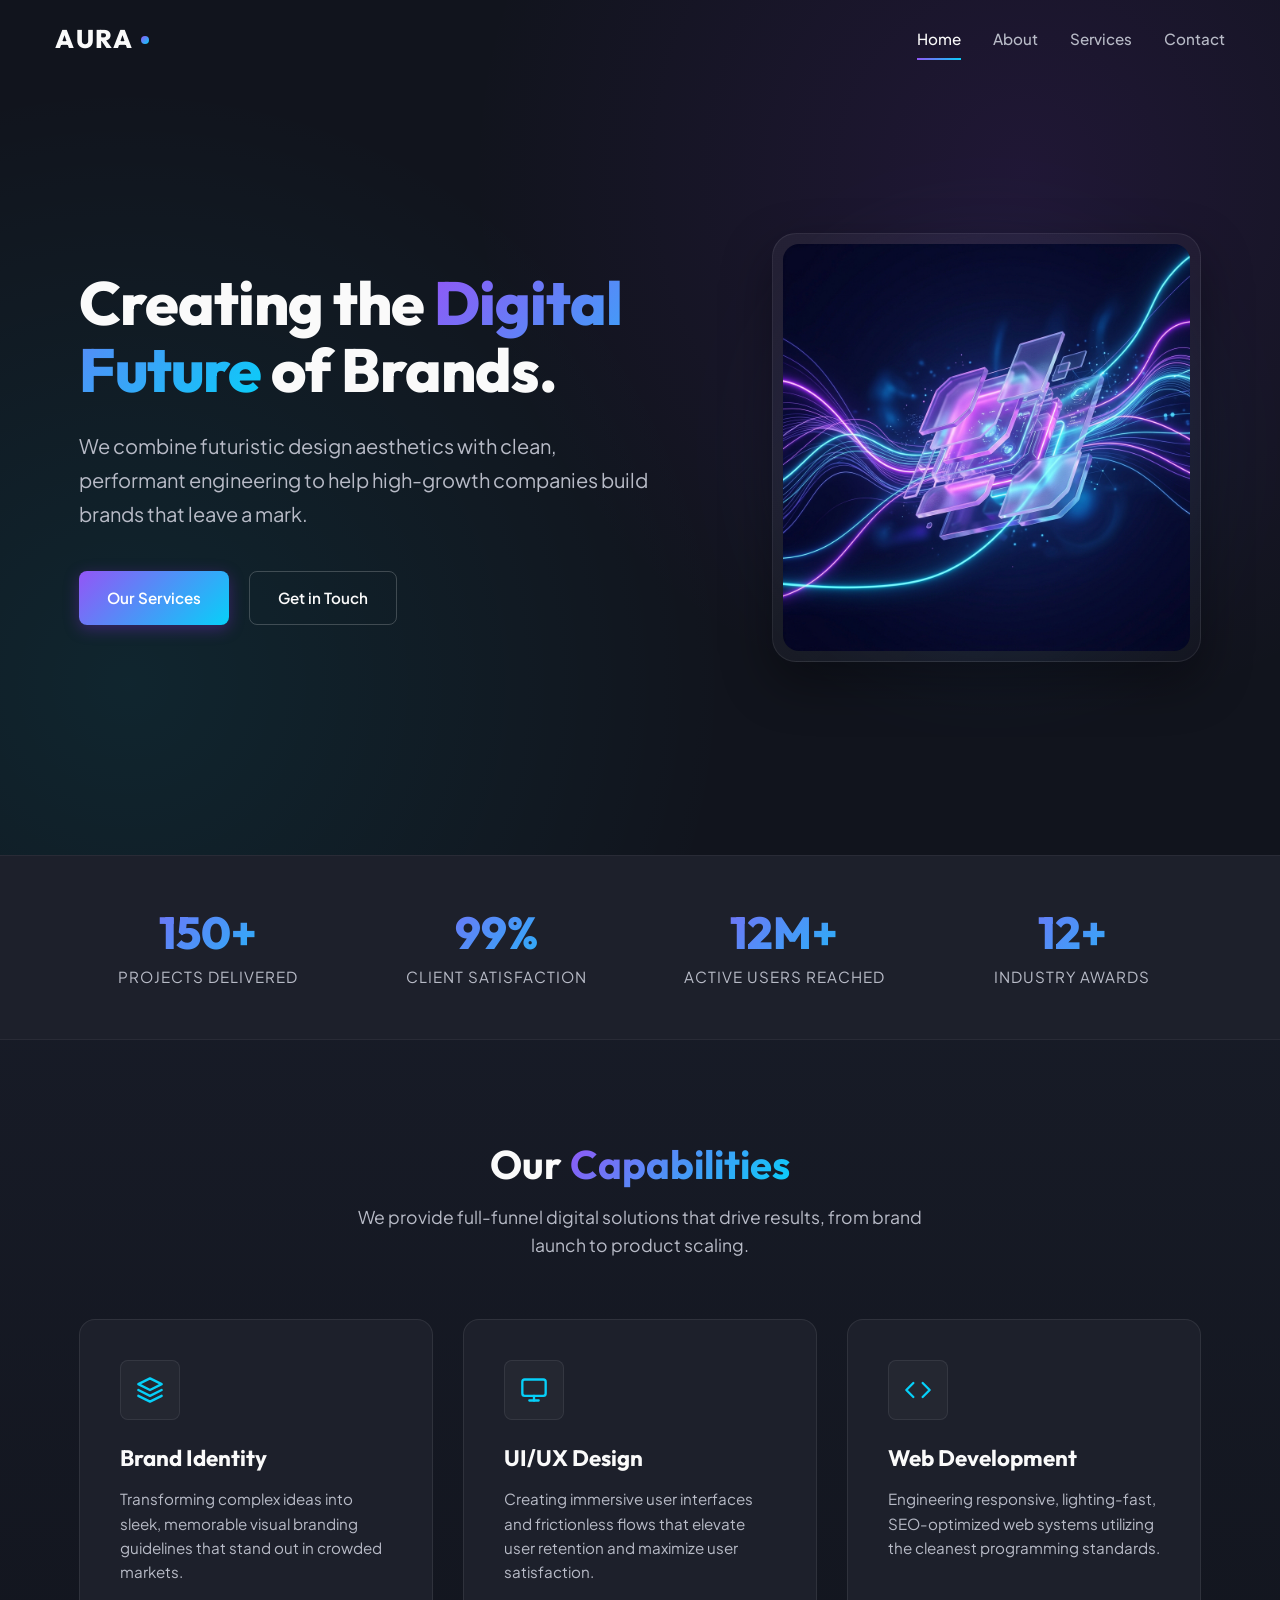
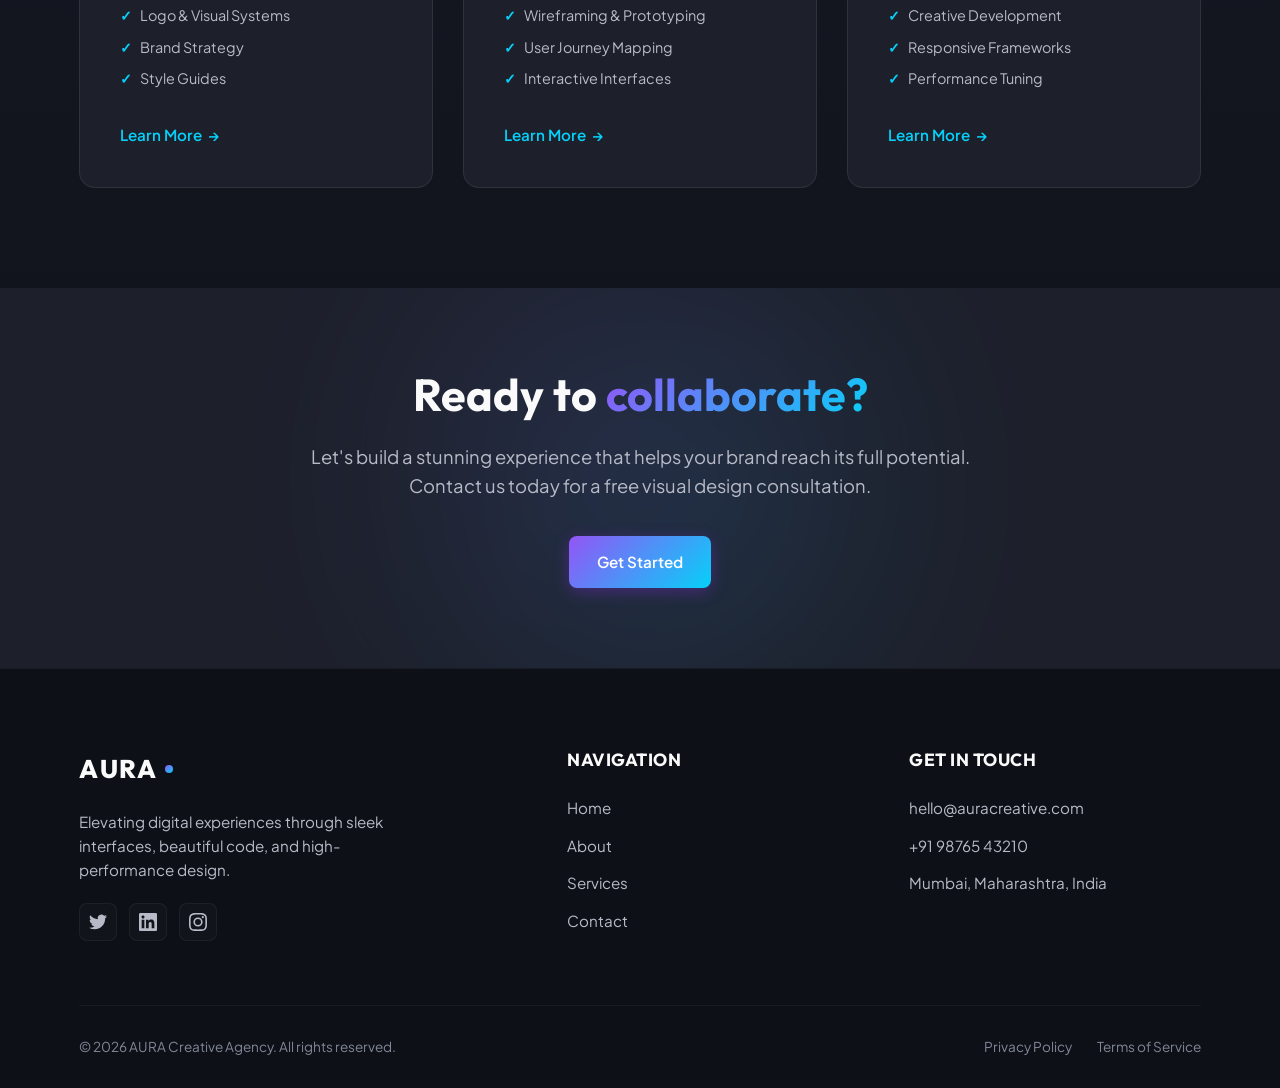
<file: index.html>
<!DOCTYPE html>
<html lang="en">
<head>
  <meta charset="UTF-8">
  <meta name="viewport" content="width=device-width, initial-scale=1.0">
  <meta name="description" content="AURA is a professional digital creative agency crafting premium brand identities, immersive web design, and cutting-edge digital products.">
  <title>AURA // Digital Creative Agency</title>
  
  
  <link rel="stylesheet" href="style.css">
</head>
<body>

  
  <header>
    <div class="container">
      <a href="index.html" class="logo">
        AURA<span class="dot"></span>
      </a>
      
      
      <nav class="nav-menu">
        <a href="index.html" class="nav-link">Home</a>
        <a href="about.html" class="nav-link">About</a>
        <a href="services.html" class="nav-link">Services</a>
        <a href="contact.html" class="nav-link">Contact</a>
      </nav>

      
      <div class="nav-toggle" id="navToggle" aria-label="Toggle Navigation">
        <span></span>
        <span></span>
        <span></span>
      </div>
    </div>
  </header>

  <main>
    
    <section class="hero">
      <div class="container">
        <div class="hero-grid">
          
          <div class="hero-content reveal">
            <h1 class="reveal-delay-1">Creating the <span class="text-gradient">Digital Future</span> of Brands.</h1>
            <p class="reveal-delay-2">We combine futuristic design aesthetics with clean, performant engineering to help high-growth companies build brands that leave a mark.</p>
            <div class="hero-actions reveal-delay-3">
              <a href="services.html" class="btn btn-primary"><span>Our Services</span></a>
              <a href="contact.html" class="btn btn-secondary">Get in Touch</a>
            </div>
          </div>
          
          <div class="hero-visual reveal reveal-delay-2">
            <div class="glow-orb"></div>
            <div class="hero-visual-wrapper">
              
              <img src="hero-visual.png" alt="AURA Digital Futuristic Graphic" width="550" height="400">
            </div>
          </div>
        </div>
      </div>
    </section>

    
    <section class="stats-bar">
      <div class="container">
        <div class="stats-grid">
          <div class="stat-item reveal">
            <h3 class="text-gradient">150+</h3>
            <p>Projects Delivered</p>
          </div>
          <div class="stat-item reveal reveal-delay-1">
            <h3 class="text-gradient">99%</h3>
            <p>Client Satisfaction</p>
          </div>
          <div class="stat-item reveal reveal-delay-2">
            <h3 class="text-gradient">12M+</h3>
            <p>Active Users Reached</p>
          </div>
          <div class="stat-item reveal reveal-delay-3">
            <h3 class="text-gradient">12+</h3>
            <p>Industry Awards</p>
          </div>
        </div>
      </div>
    </section>

    
    <section class="services-section section-padding">
      <div class="container">
        <div class="section-header reveal">
          <h2>Our <span class="text-gradient">Capabilities</span></h2>
          <p>We provide full-funnel digital solutions that drive results, from brand launch to product scaling.</p>
        </div>
        
        <div class="services-grid">
          
          <div class="service-card reveal">
            <div class="service-icon">
              
              <svg xmlns="http://www.w3.org/2000/svg" viewBox="0 0 24 24" fill="none" stroke="currentColor" stroke-width="2" stroke-linecap="round" stroke-linejoin="round">
                <path d="M12 2L2 7l10 5 10-5-10-5zM2 17l10 5 10-5M2 12l10 5 10-5"/>
              </svg>
            </div>
            <h3>Brand Identity</h3>
            <p>Transforming complex ideas into sleek, memorable visual branding guidelines that stand out in crowded markets.</p>
            <ul class="service-bullets">
              <li>Logo & Visual Systems</li>
              <li>Brand Strategy</li>
              <li>Style Guides</li>
            </ul>
            <a href="services.html" class="service-link">Learn More <span>→</span></a>
          </div>

          
          <div class="service-card reveal reveal-delay-1">
            <div class="service-icon">
              
              <svg xmlns="http://www.w3.org/2000/svg" viewBox="0 0 24 24" fill="none" stroke="currentColor" stroke-width="2" stroke-linecap="round" stroke-linejoin="round">
                <rect x="2" y="3" width="20" height="14" rx="2" ry="2"/>
                <line x1="8" y1="21" x2="16" y2="21"/>
                <line x1="12" y1="17" x2="12" y2="21"/>
              </svg>
            </div>
            <h3>UI/UX Design</h3>
            <p>Creating immersive user interfaces and frictionless flows that elevate user retention and maximize user satisfaction.</p>
            <ul class="service-bullets">
              <li>Wireframing & Prototyping</li>
              <li>User Journey Mapping</li>
              <li>Interactive Interfaces</li>
            </ul>
            <a href="services.html" class="service-link">Learn More <span>→</span></a>
          </div>

          
          <div class="service-card reveal reveal-delay-2">
            <div class="service-icon">
              
              <svg xmlns="http://www.w3.org/2000/svg" viewBox="0 0 24 24" fill="none" stroke="currentColor" stroke-width="2" stroke-linecap="round" stroke-linejoin="round">
                <polyline points="16 18 22 12 16 6"/>
                <polyline points="8 6 2 12 8 18"/>
              </svg>
            </div>
            <h3>Web Development</h3>
            <p>Engineering responsive, lighting-fast, SEO-optimized web systems utilizing the cleanest programming standards.</p>
            <ul class="service-bullets">
              <li>Creative Development</li>
              <li>Responsive Frameworks</li>
              <li>Performance Tuning</li>
            </ul>
            <a href="services.html" class="service-link">Learn More <span>→</span></a>
          </div>
        </div>
      </div>
    </section>

    
    <section class="cta-section">
      <div class="container">
        <div class="cta-content reveal">
          <h2>Ready to <span class="text-gradient">collaborate?</span></h2>
          <p>Let's build a stunning experience that helps your brand reach its full potential. Contact us today for a free visual design consultation.</p>
          <a href="contact.html" class="btn btn-primary"><span>Get Started</span></a>
        </div>
      </div>
    </section>
  </main>

  
  <footer>
    <div class="container">
      <div class="footer-grid">
        
        <div class="footer-info">
          <a href="index.html" class="logo">
            AURA<span class="dot"></span>
          </a>
          <p>Elevating digital experiences through sleek interfaces, beautiful code, and high-performance design.</p>
          <div class="footer-socials">
            
            <a href="#" class="footer-social-icon" aria-label="Twitter">
              <svg viewBox="0 0 24 24"><path d="M23.953 4.57a10 10 0 01-2.825.775 4.958 4.958 0 002.163-2.723c-.951.555-2.005.959-3.127 1.184a4.92 4.92 0 00-8.384 4.482C7.69 8.095 4.067 6.13 1.64 3.162a4.822 4.822 0 00-.666 2.475c0 1.71.87 3.213 2.188 4.096a4.904 4.904 0 01-2.228-.616v.06a4.923 4.923 0 003.946 4.827 4.996 4.996 0 01-2.212.085 4.936 4.936 0 004.604 3.417 9.867 9.867 0 01-6.102 2.105c-.39 0-.779-.023-1.17-.067a13.995 13.995 0 007.557 2.209c9.053 0 13.998-7.496 13.998-13.985 0-.21 0-.42-.015-.63A9.935 9.935 0 0024 4.59z"/></svg>
            </a>
            
            <a href="#" class="footer-social-icon" aria-label="LinkedIn">
              <svg viewBox="0 0 24 24"><path d="M20.447 20.452h-3.554v-5.569c0-1.328-.027-3.037-1.852-3.037-1.853 0-2.136 1.445-2.136 2.939v5.667H9.351V9h3.414v1.561h.046c.477-.9 1.637-1.85 3.37-1.85 3.601 0 4.267 2.37 4.267 5.455v6.286zM5.337 7.433c-1.144 0-2.063-.926-2.063-2.065 0-1.138.92-2.063 2.063-2.063 1.14 0 2.064.925 2.064 2.063 0 1.139-.925 2.065-2.064 2.065zm1.782 13.019H3.555V9h3.564v11.452zM22.225 0H1.771C.792 0 0 .774 0 1.729v20.542C0 23.227.792 24 1.771 24h20.451C23.2 24 24 23.227 24 22.271V1.729C24 .774 23.2 0 22.222 0h.003z"/></svg>
            </a>
            
            <a href="#" class="footer-social-icon" aria-label="Instagram">
              <svg viewBox="0 0 24 24"><path d="M12 2.163c3.204 0 3.584.012 4.85.07 3.252.148 4.771 1.691 4.919 4.919.058 1.265.069 1.645.069 4.849 0 3.205-.012 3.584-.069 4.849-.149 3.225-1.664 4.771-4.919 4.919-1.266.058-1.644.07-4.85.07-3.204 0-3.584-.012-4.849-.07-3.26-.149-4.771-1.699-4.919-4.92-.058-1.265-.07-1.644-.07-4.849 0-3.204.013-3.583.07-4.849.149-3.227 1.664-4.771 4.919-4.919 1.266-.057 1.645-.069 4.849-.069zM12 0C8.741 0 8.333.014 7.053.072 2.695.272.273 2.69.073 7.051.014 8.333 0 8.741 0 12c0 3.259.014 3.668.072 4.948.2 4.358 2.618 6.78 6.98 6.98 1.281.058 1.689.072 4.948.072 3.259 0 3.668-.014 4.948-.072 4.354-.2 6.782-2.618 6.979-6.98.059-1.28.073-1.689.073-4.948 0-3.259-.014-3.667-.072-4.947-.196-4.354-2.617-6.78-6.979-6.98C15.668.014 15.259 0 12 0zm0 5.838a6.162 6.162 0 100 12.324 6.162 6.162 0 000-12.324zM12 16a4 4 0 110-8 4 4 0 010 8zm6.406-11.845a1.44 1.44 0 100 2.881 1.44 1.44 0 000-2.881z"/></svg>
            </a>
          </div>
        </div>
        
        
        <div class="footer-links-col">
          <h4>Navigation</h4>
          <ul class="footer-links-list">
            <li><a href="index.html">Home</a></li>
            <li><a href="about.html">About</a></li>
            <li><a href="services.html">Services</a></li>
            <li><a href="contact.html">Contact</a></li>
          </ul>
        </div>
        
        
        <div class="footer-links-col">
          <h4>Get in Touch</h4>
          <ul class="footer-links-list">
            <li><a href="mailto:hello@auracreative.com">hello@auracreative.com</a></li>
            <li><a href="tel:+919876543210">+91 98765 43210</a></li>
            <li><span style="color: var(--text-secondary); font-size: 0.95rem;">Mumbai, Maharashtra, India</span></li>
          </ul>
        </div>
      </div>
      
      
      <div class="footer-bottom">
        <p>&copy; 2026 AURA Creative Agency. All rights reserved.</p>
        <div class="footer-bottom-links">
          <a href="#">Privacy Policy</a>
          <a href="#">Terms of Service</a>
        </div>
      </div>
    </div>
  </footer>

  
  <script src="script.js"></script>
</body>
</html>
</file>
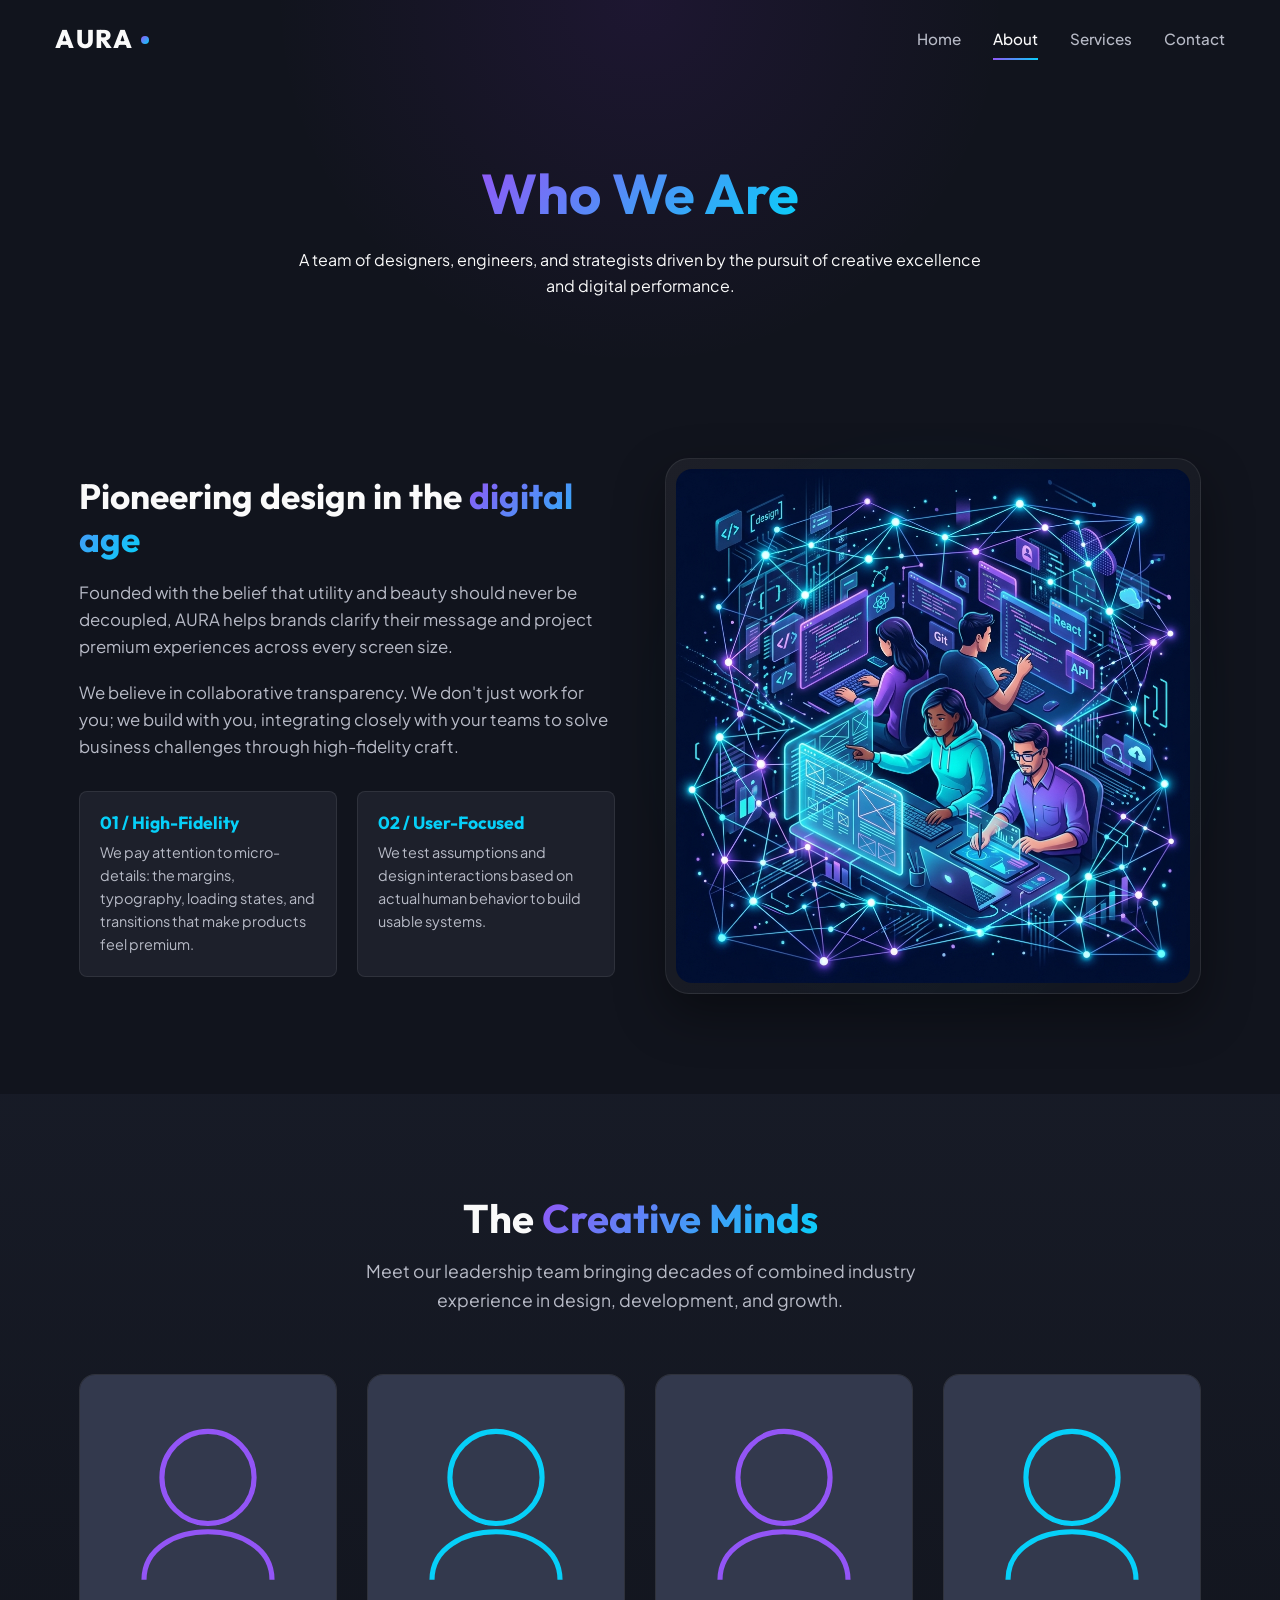
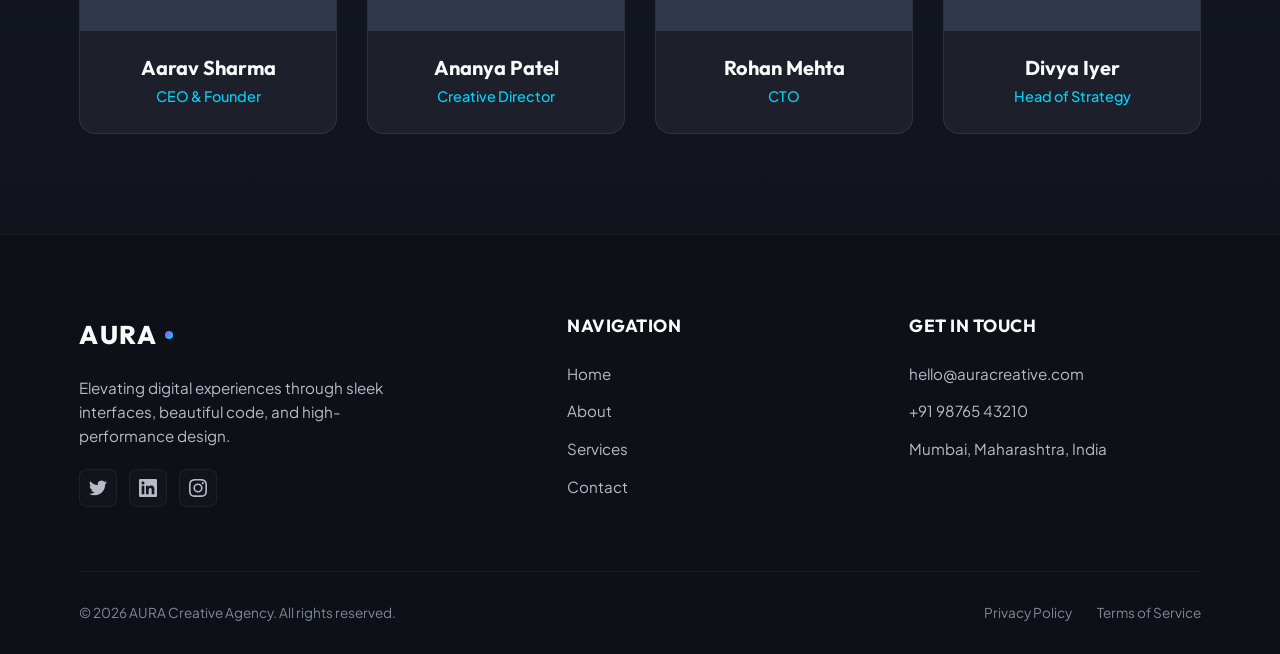
<file: about.html>
<!DOCTYPE html>
<html lang="en">
<head>
  <meta charset="UTF-8">
  <meta name="viewport" content="width=device-width, initial-scale=1.0">
  <meta name="description" content="Learn more about AURA Creative Agency, our values, our collaborative workflow, and the creative team behind our digital innovations.">
  <title>About Us // AURA Creative Agency</title>
  
  
  <link rel="stylesheet" href="style.css">
</head>
<body>

  
  <header>
    <div class="container">
      <a href="index.html" class="logo">
        AURA<span class="dot"></span>
      </a>
      
      
      <nav class="nav-menu">
        <a href="index.html" class="nav-link">Home</a>
        <a href="about.html" class="nav-link">About</a>
        <a href="services.html" class="nav-link">Services</a>
        <a href="contact.html" class="nav-link">Contact</a>
      </nav>

      
      <div class="nav-toggle" id="navToggle" aria-label="Toggle Navigation">
        <span></span>
        <span></span>
        <span></span>
      </div>
    </div>
  </header>

  <main>
    
    <section class="about-hero">
      <div class="container">
        <h1 class="reveal"><span class="text-gradient">Who We Are</span></h1>
        <p class="section-header p reveal reveal-delay-1" style="max-width: 700px; margin: 0 auto;">A team of designers, engineers, and strategists driven by the pursuit of creative excellence and digital performance.</p>
      </div>
    </section>

    
    <section class="section-padding" style="background: var(--bg-primary);">
      <div class="container">
        <div class="about-intro-grid">
          
          <div class="about-intro-text reveal">
            <h2>Pioneering design in the <span class="text-gradient">digital age</span></h2>
            <p>Founded with the belief that utility and beauty should never be decoupled, AURA helps brands clarify their message and project premium experiences across every screen size.</p>
            <p>We believe in collaborative transparency. We don't just work for you; we build with you, integrating closely with your teams to solve business challenges through high-fidelity craft.</p>
            
            
            <div class="about-values">
              <div class="value-item">
                <h4>01 / High-Fidelity</h4>
                <p>We pay attention to micro-details: the margins, typography, loading states, and transitions that make products feel premium.</p>
              </div>
              <div class="value-item">
                <h4>02 / User-Focused</h4>
                <p>We test assumptions and design interactions based on actual human behavior to build usable systems.</p>
              </div>
            </div>
          </div>
          
          
          <div class="hero-visual reveal reveal-delay-2">
            <div class="glow-orb" style="background: var(--color-accent-cyan);"></div>
            <div class="hero-visual-wrapper">
              
              <img src="about-visual.png" alt="AURA Collaborative Network Graphic" width="550" height="400">
            </div>
          </div>
        </div>
      </div>
    </section>

    
    <section class="team-section section-padding">
      <div class="container">
        <div class="section-header reveal">
          <h2>The <span class="text-gradient">Creative Minds</span></h2>
          <p>Meet our leadership team bringing decades of combined industry experience in design, development, and growth.</p>
        </div>
        
        <div class="team-grid">
          
          <div class="team-card reveal">
            <div class="team-img-wrapper">
              
              <svg width="300" height="300" style="background: hsl(225, 20%, 25%); color: var(--color-accent-violet);" viewBox="0 0 100 100">
                <circle cx="50" cy="40" r="18" fill="none" stroke="currentColor" stroke-width="2"/>
                <path d="M25 80 C 25 55, 75 55, 75 80" fill="none" stroke="currentColor" stroke-width="2"/>
              </svg>
              <div class="team-socials">
                <a href="#" class="team-social-icon" aria-label="LinkedIn">
                  <svg width="14" height="14" viewBox="0 0 24 24"><path d="M19 0h-14c-2.761 0-5 2.239-5 5v14c0 2.761 2.239 5 5 5h14c2.762 0 5-2.239 5-5v-14c0-2.761-2.238-5-5-5zm-11 19h-3v-11h3v11zm-1.5-12.268c-.966 0-1.75-.79-1.75-1.764s.784-1.764 1.75-1.764 1.75.79 1.75 1.764-.783 1.764-1.75 1.764zm13.5 12.268h-3v-5.604c0-3.368-4-3.113-4 0v5.604h-3v-11h3v1.765c1.396-2.586 7-2.777 7 2.476v6.759z"/></svg>
                </a>
                <a href="#" class="team-social-icon" aria-label="Twitter">
                  <svg width="14" height="14" viewBox="0 0 24 24"><path d="M24 4.557c-.883.392-1.832.656-2.828.775 1.017-.609 1.798-1.574 2.165-2.724-.951.564-2.005.974-3.127 1.195-.897-.957-2.178-1.555-3.594-1.555-3.179 0-5.515 2.966-4.797 6.045-4.091-.205-7.719-2.165-10.148-5.144-1.29 2.213-.669 5.108 1.523 6.574-.806-.026-1.566-.247-2.229-.616-.054 2.281 1.581 4.415 3.949 4.89-.693.188-1.452.232-2.224.084.626 1.956 2.444 3.379 4.6 3.419-2.07 1.623-4.678 2.348-7.29 2.04 2.179 1.397 4.768 2.212 7.548 2.212 9.142 0 14.307-7.721 13.995-14.646.962-.695 1.797-1.562 2.457-2.549z"/></svg>
                </a>
              </div>
            </div>
            <div class="team-info">
              <h3>Aarav Sharma</h3>
              <p>CEO & Founder</p>
            </div>
          </div>
          
          
          <div class="team-card reveal reveal-delay-1">
            <div class="team-img-wrapper">
              <svg width="300" height="300" style="background: hsl(225, 20%, 25%); color: var(--color-accent-cyan);" viewBox="0 0 100 100">
                <circle cx="50" cy="40" r="18" fill="none" stroke="currentColor" stroke-width="2"/>
                <path d="M25 80 C 25 55, 75 55, 75 80" fill="none" stroke="currentColor" stroke-width="2"/>
              </svg>
              <div class="team-socials">
                <a href="#" class="team-social-icon" aria-label="LinkedIn">
                  <svg width="14" height="14" viewBox="0 0 24 24"><path d="M19 0h-14c-2.761 0-5 2.239-5 5v14c0 2.761 2.239 5 5 5h14c2.762 0 5-2.239 5-5v-14c0-2.761-2.238-5-5-5zm-11 19h-3v-11h3v11zm-1.5-12.268c-.966 0-1.75-.79-1.75-1.764s.784-1.764 1.75-1.764 1.75.79 1.75 1.764-.783 1.764-1.75 1.764zm13.5 12.268h-3v-5.604c0-3.368-4-3.113-4 0v5.604h-3v-11h3v1.765c1.396-2.586 7-2.777 7 2.476v6.759z"/></svg>
                </a>
                <a href="#" class="team-social-icon" aria-label="Twitter">
                  <svg width="14" height="14" viewBox="0 0 24 24"><path d="M24 4.557c-.883.392-1.832.656-2.828.775 1.017-.609 1.798-1.574 2.165-2.724-.951.564-2.005.974-3.127 1.195-.897-.957-2.178-1.555-3.594-1.555-3.179 0-5.515 2.966-4.797 6.045-4.091-.205-7.719-2.165-10.148-5.144-1.29 2.213-.669 5.108 1.523 6.574-.806-.026-1.566-.247-2.229-.616-.054 2.281 1.581 4.415 3.949 4.89-.693.188-1.452.232-2.224.084.626 1.956 2.444 3.379 4.6 3.419-2.07 1.623-4.678 2.348-7.29 2.04 2.179 1.397 4.768 2.212 7.548 2.212 9.142 0 14.307-7.721 13.995-14.646.962-.695 1.797-1.562 2.457-2.549z"/></svg>
                </a>
              </div>
            </div>
            <div class="team-info">
              <h3>Ananya Patel</h3>
              <p>Creative Director</p>
            </div>
          </div>

          
          <div class="team-card reveal reveal-delay-2">
            <div class="team-img-wrapper">
              <svg width="300" height="300" style="background: hsl(225, 20%, 25%); color: var(--color-accent-violet);" viewBox="0 0 100 100">
                <circle cx="50" cy="40" r="18" fill="none" stroke="currentColor" stroke-width="2"/>
                <path d="M25 80 C 25 55, 75 55, 75 80" fill="none" stroke="currentColor" stroke-width="2"/>
              </svg>
              <div class="team-socials">
                <a href="#" class="team-social-icon" aria-label="LinkedIn">
                  <svg width="14" height="14" viewBox="0 0 24 24"><path d="M19 0h-14c-2.761 0-5 2.239-5 5v14c0 2.761 2.239 5 5 5h14c2.762 0 5-2.239 5-5v-14c0-2.761-2.238-5-5-5zm-11 19h-3v-11h3v11zm-1.5-12.268c-.966 0-1.75-.79-1.75-1.764s.784-1.764 1.75-1.764 1.75.79 1.75 1.764-.783 1.764-1.75 1.764zm13.5 12.268h-3v-5.604c0-3.368-4-3.113-4 0v5.604h-3v-11h3v1.765c1.396-2.586 7-2.777 7 2.476v6.759z"/></svg>
                </a>
                <a href="#" class="team-social-icon" aria-label="Twitter">
                  <svg width="14" height="14" viewBox="0 0 24 24"><path d="M24 4.557c-.883.392-1.832.656-2.828.775 1.017-.609 1.798-1.574 2.165-2.724-.951.564-2.005.974-3.127 1.195-.897-.957-2.178-1.555-3.594-1.555-3.179 0-5.515 2.966-4.797 6.045-4.091-.205-7.719-2.165-10.148-5.144-1.29 2.213-.669 5.108 1.523 6.574-.806-.026-1.566-.247-2.229-.616-.054 2.281 1.581 4.415 3.949 4.89-.693.188-1.452.232-2.224.084.626 1.956 2.444 3.379 4.6 3.419-2.07 1.623-4.678 2.348-7.29 2.04 2.179 1.397 4.768 2.212 7.548 2.212 9.142 0 14.307-7.721 13.995-14.646.962-.695 1.797-1.562 2.457-2.549z"/></svg>
                </a>
              </div>
            </div>
            <div class="team-info">
              <h3>Rohan Mehta</h3>
              <p>CTO</p>
            </div>
          </div>

          
          <div class="team-card reveal reveal-delay-3">
            <div class="team-img-wrapper">
              <svg width="300" height="300" style="background: hsl(225, 20%, 25%); color: var(--color-accent-cyan);" viewBox="0 0 100 100">
                <circle cx="50" cy="40" r="18" fill="none" stroke="currentColor" stroke-width="2"/>
                <path d="M25 80 C 25 55, 75 55, 75 80" fill="none" stroke="currentColor" stroke-width="2"/>
              </svg>
              <div class="team-socials">
                <a href="#" class="team-social-icon" aria-label="LinkedIn">
                  <svg width="14" height="14" viewBox="0 0 24 24"><path d="M19 0h-14c-2.761 0-5 2.239-5 5v14c0 2.761 2.239 5 5 5h14c2.762 0 5-2.239 5-5v-14c0-2.761-2.238-5-5-5zm-11 19h-3v-11h3v11zm-1.5-12.268c-.966 0-1.75-.79-1.75-1.764s.784-1.764 1.75-1.764 1.75.79 1.75 1.764-.783 1.764-1.75 1.764zm13.5 12.268h-3v-5.604c0-3.368-4-3.113-4 0v5.604h-3v-11h3v1.765c1.396-2.586 7-2.777 7 2.476v6.759z"/></svg>
                </a>
                <a href="#" class="team-social-icon" aria-label="Twitter">
                  <svg width="14" height="14" viewBox="0 0 24 24"><path d="M24 4.557c-.883.392-1.832.656-2.828.775 1.017-.609 1.798-1.574 2.165-2.724-.951.564-2.005.974-3.127 1.195-.897-.957-2.178-1.555-3.594-1.555-3.179 0-5.515 2.966-4.797 6.045-4.091-.205-7.719-2.165-10.148-5.144-1.29 2.213-.669 5.108 1.523 6.574-.806-.026-1.566-.247-2.229-.616-.054 2.281 1.581 4.415 3.949 4.89-.693.188-1.452.232-2.224.084.626 1.956 2.444 3.379 4.6 3.419-2.07 1.623-4.678 2.348-7.29 2.04 2.179 1.397 4.768 2.212 7.548 2.212 9.142 0 14.307-7.721 13.995-14.646.962-.695 1.797-1.562 2.457-2.549z"/></svg>
                </a>
              </div>
            </div>
            <div class="team-info">
              <h3>Divya Iyer</h3>
              <p>Head of Strategy</p>
            </div>
          </div>
        </div>
      </div>
    </section>
  </main>

  
  <footer>
    <div class="container">
      <div class="footer-grid">
        
        <div class="footer-info">
          <a href="index.html" class="logo">
            AURA<span class="dot"></span>
          </a>
          <p>Elevating digital experiences through sleek interfaces, beautiful code, and high-performance design.</p>
          <div class="footer-socials">
            <a href="#" class="footer-social-icon" aria-label="Twitter">
              <svg viewBox="0 0 24 24"><path d="M23.953 4.57a10 10 0 01-2.825.775 4.958 4.958 0 002.163-2.723c-.951.555-2.005.959-3.127 1.184a4.92 4.92 0 00-8.384 4.482C7.69 8.095 4.067 6.13 1.64 3.162a4.822 4.822 0 00-.666 2.475c0 1.71.87 3.213 2.188 4.096a4.904 4.904 0 01-2.228-.616v.06a4.923 4.923 0 003.946 4.827 4.996 4.996 0 01-2.212.085 4.936 4.936 0 004.604 3.417 9.867 9.867 0 01-6.102 2.105c-.39 0-.779-.023-1.17-.067a13.995 13.995 0 007.557 2.209c9.053 0 13.998-7.496 13.998-13.985 0-.21 0-.42-.015-.63A9.935 9.935 0 0024 4.59z"/></svg>
            </a>
            <a href="#" class="footer-social-icon" aria-label="LinkedIn">
              <svg viewBox="0 0 24 24"><path d="M20.447 20.452h-3.554v-5.569c0-1.328-.027-3.037-1.852-3.037-1.853 0-2.136 1.445-2.136 2.939v5.667H9.351V9h3.414v1.561h.046c.477-.9 1.637-1.85 3.37-1.85 3.601 0 4.267 2.37 4.267 5.455v6.286zM5.337 7.433c-1.144 0-2.063-.926-2.063-2.065 0-1.138.92-2.063 2.063-2.063 1.14 0 2.064.925 2.064 2.063 0 1.139-.925 2.065-2.064 2.065zm1.782 13.019H3.555V9h3.564v11.452zM22.225 0H1.771C.792 0 0 .774 0 1.729v20.542C0 23.227.792 24 1.771 24h20.451C23.2 24 24 23.227 24 22.271V1.729C24 .774 23.2 0 22.222 0h.003z"/></svg>
            </a>
            <a href="#" class="footer-social-icon" aria-label="Instagram">
              <svg viewBox="0 0 24 24"><path d="M12 2.163c3.204 0 3.584.012 4.85.07 3.252.148 4.771 1.691 4.919 4.919.058 1.265.069 1.645.069 4.849 0 3.205-.012 3.584-.069 4.849-.149 3.225-1.664 4.771-4.919 4.919-1.266.058-1.644.07-4.85.07-3.204 0-3.584-.012-4.849-.07-3.26-.149-4.771-1.699-4.919-4.92-.058-1.265-.07-1.644-.07-4.849 0-3.204.013-3.583.07-4.849.149-3.227 1.664-4.771 4.919-4.919 1.266-.057 1.645-.069 4.849-.069zM12 0C8.741 0 8.333.014 7.053.072 2.695.272.273 2.69.073 7.051.014 8.333 0 8.741 0 12c0 3.259.014 3.668.072 4.948.2 4.358 2.618 6.78 6.98 6.98 1.281.058 1.689.072 4.948.072 3.259 0 3.668-.014 4.948-.072 4.354-.2 6.782-2.618 6.979-6.98.059-1.28.073-1.689.073-4.948 0-3.259-.014-3.667-.072-4.947-.196-4.354-2.617-6.78-6.979-6.98C15.668.014 15.259 0 12 0zm0 5.838a6.162 6.162 0 100 12.324 6.162 6.162 0 000-12.324zM12 16a4 4 0 110-8 4 4 0 010 8zm6.406-11.845a1.44 1.44 0 100 2.881 1.44 1.44 0 000-2.881z"/></svg>
            </a>
          </div>
        </div>
        
        
        <div class="footer-links-col">
          <h4>Navigation</h4>
          <ul class="footer-links-list">
            <li><a href="index.html">Home</a></li>
            <li><a href="about.html">About</a></li>
            <li><a href="services.html">Services</a></li>
            <li><a href="contact.html">Contact</a></li>
          </ul>
        </div>
        
        
        <div class="footer-links-col">
          <h4>Get in Touch</h4>
          <ul class="footer-links-list">
            <li><a href="mailto:hello@auracreative.com">hello@auracreative.com</a></li>
            <li><a href="tel:+919876543210">+91 98765 43210</a></li>
            <li><span style="color: var(--text-secondary); font-size: 0.95rem;">Mumbai, Maharashtra, India</span></li>
          </ul>
        </div>
      </div>
      
      
      <div class="footer-bottom">
        <p>&copy; 2026 AURA Creative Agency. All rights reserved.</p>
        <div class="footer-bottom-links">
          <a href="#">Privacy Policy</a>
          <a href="#">Terms of Service</a>
        </div>
      </div>
    </div>
  </footer>

  
  <script src="script.js"></script>
</body>
</html>
</file>
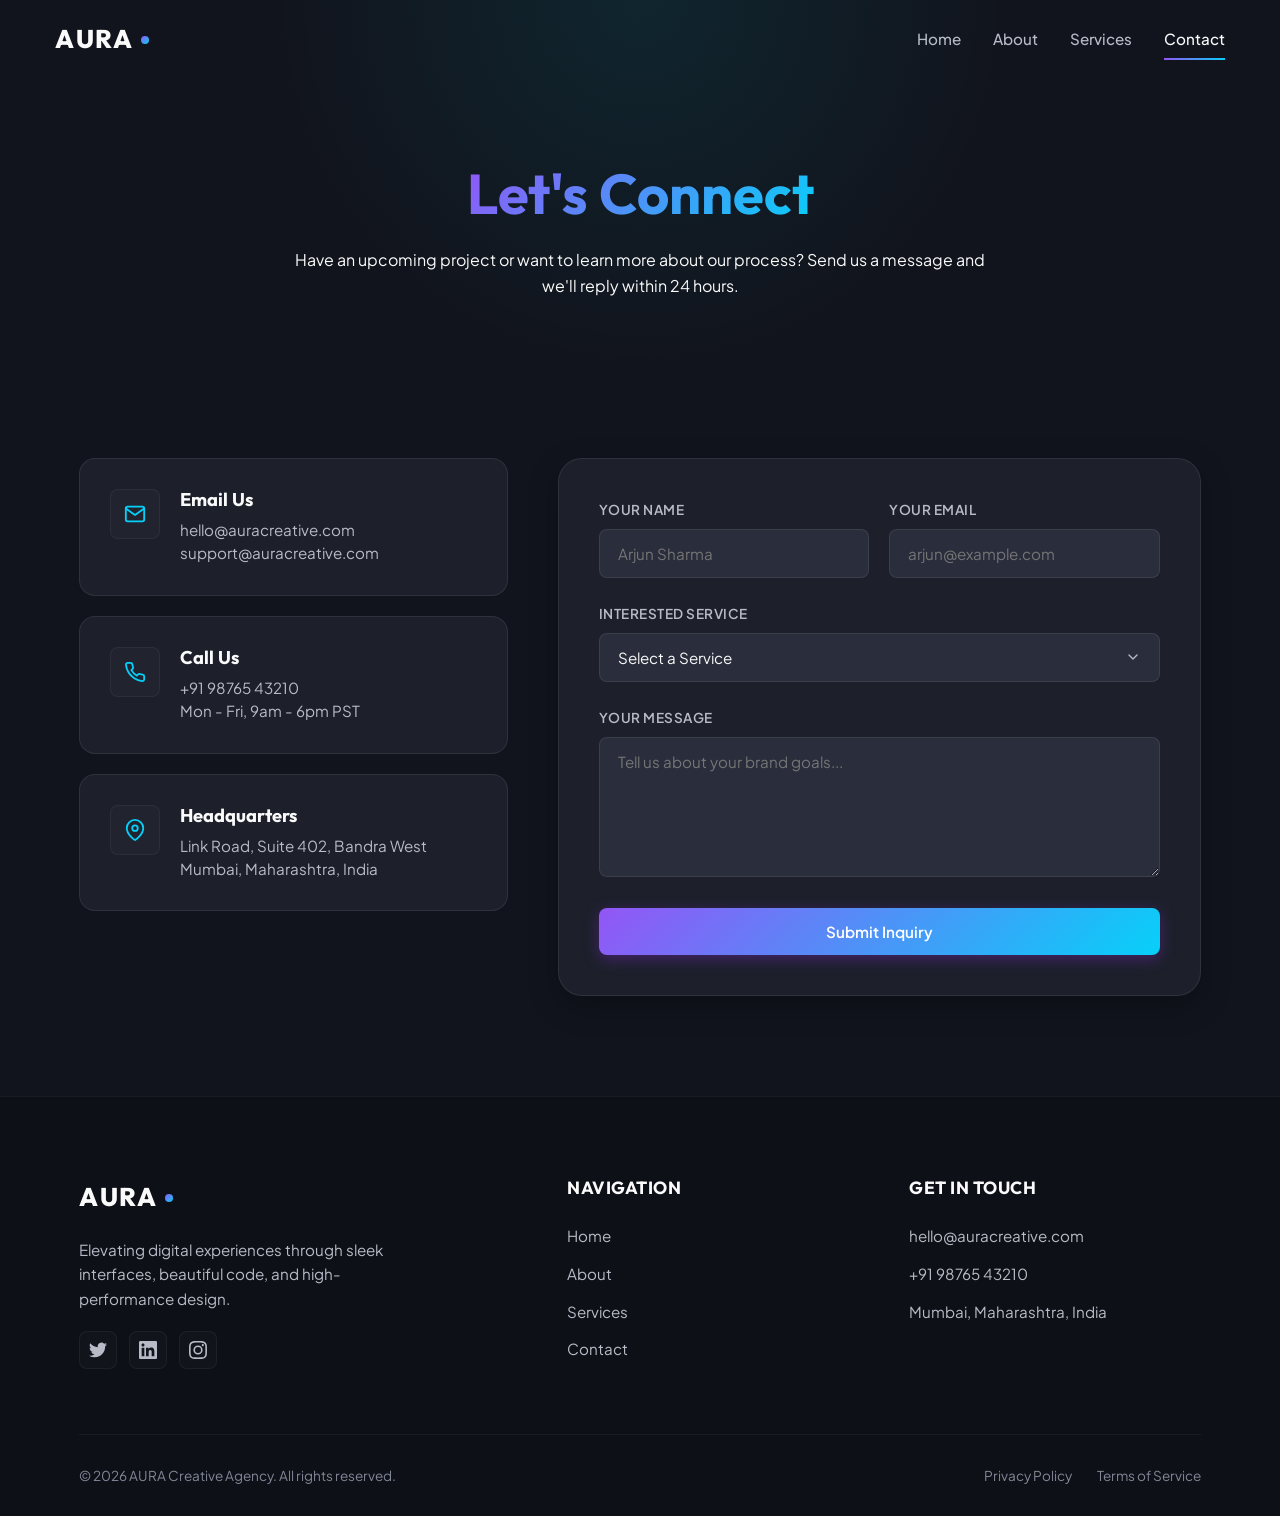
<file: contact.html>
<!DOCTYPE html>
<html lang="en">
<head>
  <meta charset="UTF-8">
  <meta name="viewport" content="width=device-width, initial-scale=1.0">
  <meta name="description" content="Contact AURA Creative Agency. Get in touch with our team for consultations, brand questions, or web design proposals.">
  <title>Contact Us // AURA Creative Agency</title>
  
  
  <link rel="stylesheet" href="style.css">
</head>
<body>

  
  <header>
    <div class="container">
      <a href="index.html" class="logo">
        AURA<span class="dot"></span>
      </a>
      
      
      <nav class="nav-menu">
        <a href="index.html" class="nav-link">Home</a>
        <a href="about.html" class="nav-link">About</a>
        <a href="services.html" class="nav-link">Services</a>
        <a href="contact.html" class="nav-link">Contact</a>
      </nav>

      
      <div class="nav-toggle" id="navToggle" aria-label="Toggle Navigation">
        <span></span>
        <span></span>
        <span></span>
      </div>
    </div>
  </header>

  <main>
    
    <section class="contact-hero">
      <div class="container">
        <h1 class="reveal"><span class="text-gradient">Let's Connect</span></h1>
        <p class="section-header p reveal reveal-delay-1" style="max-width: 700px; margin: 0 auto;">Have an upcoming project or want to learn more about our process? Send us a message and we'll reply within 24 hours.</p>
      </div>
    </section>

    
    <section class="section-padding" style="background: var(--bg-primary);">
      <div class="container">
        <div class="contact-grid">
          
          
          <div class="contact-info-cards reveal">
            
            <div class="info-card">
              <div class="info-icon">
                <svg xmlns="http://www.w3.org/2000/svg" viewBox="0 0 24 24" fill="none" stroke="currentColor" stroke-width="2" stroke-linecap="round" stroke-linejoin="round">
                  <path d="M4 4h16c1.1 0 2 .9 2 2v12c0 1.1-.9 2-2 2H4c-1.1 0-2-.9-2-2V6c0-1.1.9-2 2-2z"/>
                  <polyline points="22,6 12,13 2,6"/>
                </svg>
              </div>
              <div class="info-details">
                <h3>Email Us</h3>
                <p><a href="mailto:hello@auracreative.com">hello@auracreative.com</a></p>
                <p><a href="mailto:support@auracreative.com">support@auracreative.com</a></p>
              </div>
            </div>

            
            <div class="info-card">
              <div class="info-icon">
                <svg xmlns="http://www.w3.org/2000/svg" viewBox="0 0 24 24" fill="none" stroke="currentColor" stroke-width="2" stroke-linecap="round" stroke-linejoin="round">
                  <path d="M22 16.92v3a2 2 0 0 1-2.18 2 19.79 19.79 0 0 1-8.63-3.07 19.5 19.5 0 0 1-6-6 19.79 19.79 0 0 1-3.07-8.67A2 2 0 0 1 4.11 2h3a2 2 0 0 1 2 1.72 12.84 12.84 0 0 0 .7 2.81 2 2 0 0 1-.45 2.11L8.09 9.91a16 16 0 0 0 6 6l1.27-1.27a2 2 0 0 1 2.11-.45 12.84 12.84 0 0 0 2.81.7A2 2 0 0 1 22 16.92z"/>
                </svg>
              </div>
              <div class="info-details">
                <h3>Call Us</h3>
                <p><a href="tel:+919876543210">+91 98765 43210</a></p>
                <p>Mon - Fri, 9am - 6pm PST</p>
              </div>
            </div>

            
            <div class="info-card">
              <div class="info-icon">
                <svg xmlns="http://www.w3.org/2000/svg" viewBox="0 0 24 24" fill="none" stroke="currentColor" stroke-width="2" stroke-linecap="round" stroke-linejoin="round">
                  <path d="M21 10c0 7-9 13-9 13s-9-6-9-13a9 9 0 0 1 18 0z"/>
                  <circle cx="12" cy="10" r="3"/>
                </svg>
              </div>
              <div class="info-details">
                <h3>Headquarters</h3>
                <p>Link Road, Suite 402, Bandra West</p>
                <p>Mumbai, Maharashtra, India</p>
              </div>
            </div>
          </div>

          
          <div class="contact-form-wrapper reveal reveal-delay-2">
            
            <form id="contactForm" novalidate>
              <div class="form-row">
                
                <div class="form-group">
                  <label for="name">Your Name</label>
                  <input type="text" id="name" class="form-control" placeholder="Arjun Sharma">
                </div>
                
                <div class="form-group">
                  <label for="email">Your Email</label>
                  <input type="email" id="email" class="form-control" placeholder="arjun@example.com">
                </div>
              </div>

              
              <div class="form-group">
                <label for="service">Interested Service</label>
                <select id="service" class="form-control">
                  <option value="" disabled selected>Select a Service</option>
                  <option value="brand">Brand Identity</option>
                  <option value="design">UI/UX Design</option>
                  <option value="development">Web Development</option>
                  <option value="marketing">Digital Marketing</option>
                </select>
              </div>

              
              <div class="form-group">
                <label for="message">Your Message</label>
                <textarea id="message" class="form-control" placeholder="Tell us about your brand goals..."></textarea>
              </div>

              
              <button type="submit" class="btn btn-primary" style="width: 100%;">
                <span>Submit Inquiry</span>
              </button>
            </form>
          </div>

        </div>
      </div>
    </section>
  </main>

  
  <div class="success-modal-overlay" id="successModalOverlay">
    <div class="success-modal">
      <div class="success-icon-box">
        
        <svg xmlns="http://www.w3.org/2000/svg" viewBox="0 0 24 24" fill="none" stroke="currentColor" stroke-width="3" stroke-linecap="round" stroke-linejoin="round">
          <polyline points="20 6 9 17 4 12"/>
        </svg>
      </div>
      <h3>Inquiry Sent!</h3>
      <p>Thank you for reaching out. An AURA strategy lead will contact you shortly to schedule your design consultation.</p>
      <button class="btn btn-primary" id="closeModalBtn" style="padding: 10px 24px; font-size: 0.9rem;">
        <span>Close Window</span>
      </button>
    </div>
  </div>

  
  <footer>
    <div class="container">
      <div class="footer-grid">
        
        <div class="footer-info">
          <a href="index.html" class="logo">
            AURA<span class="dot"></span>
          </a>
          <p>Elevating digital experiences through sleek interfaces, beautiful code, and high-performance design.</p>
          <div class="footer-socials">
            <a href="#" class="footer-social-icon" aria-label="Twitter">
              <svg viewBox="0 0 24 24"><path d="M23.953 4.57a10 10 0 01-2.825.775 4.958 4.958 0 002.163-2.723c-.951.555-2.005.959-3.127 1.184a4.92 4.92 0 00-8.384 4.482C7.69 8.095 4.067 6.13 1.64 3.162a4.822 4.822 0 00-.666 2.475c0 1.71.87 3.213 2.188 4.096a4.904 4.904 0 01-2.228-.616v.06a4.923 4.923 0 003.946 4.827 4.996 4.996 0 01-2.212.085 4.936 4.936 0 004.604 3.417 9.867 9.867 0 01-6.102 2.105c-.39 0-.779-.023-1.17-.067a13.995 13.995 0 007.557 2.209c9.053 0 13.998-7.496 13.998-13.985 0-.21 0-.42-.015-.63A9.935 9.935 0 0024 4.59z"/></svg>
            </a>
            <a href="#" class="footer-social-icon" aria-label="LinkedIn">
              <svg viewBox="0 0 24 24"><path d="M20.447 20.452h-3.554v-5.569c0-1.328-.027-3.037-1.852-3.037-1.853 0-2.136 1.445-2.136 2.939v5.667H9.351V9h3.414v1.561h.046c.477-.9 1.637-1.85 3.37-1.85 3.601 0 4.267 2.37 4.267 5.455v6.286zM5.337 7.433c-1.144 0-2.063-.926-2.063-2.065 0-1.138.92-2.063 2.063-2.063 1.14 0 2.064.925 2.064 2.063 0 1.139-.925 2.065-2.064 2.065zm1.782 13.019H3.555V9h3.564v11.452zM22.225 0H1.771C.792 0 0 .774 0 1.729v20.542C0 23.227.792 24 1.771 24h20.451C23.2 24 24 23.227 24 22.271V1.729C24 .774 23.2 0 22.222 0h.003z"/></svg>
            </a>
            <a href="#" class="footer-social-icon" aria-label="Instagram">
              <svg viewBox="0 0 24 24"><path d="M12 2.163c3.204 0 3.584.012 4.85.07 3.252.148 4.771 1.691 4.919 4.919.058 1.265.069 1.645.069 4.849 0 3.205-.012 3.584-.069 4.849-.149 3.225-1.664 4.771-4.919 4.919-1.266.058-1.644.07-4.85.07-3.204 0-3.584-.012-4.849-.07-3.26-.149-4.771-1.699-4.919-4.92-.058-1.265-.07-1.644-.07-4.849 0-3.204.013-3.583.07-4.849.149-3.227 1.664-4.771 4.919-4.919 1.266-.057 1.645-.069 4.849-.069zM12 0C8.741 0 8.333.014 7.053.072 2.695.272.273 2.69.073 7.051.014 8.333 0 8.741 0 12c0 3.259.014 3.668.072 4.948.2 4.358 2.618 6.78 6.98 6.98 1.281.058 1.689.072 4.948.072 3.259 0 3.668-.014 4.948-.072 4.354-.2 6.782-2.618 6.979-6.98.059-1.28.073-1.689.073-4.948 0-3.259-.014-3.667-.072-4.947-.196-4.354-2.617-6.78-6.979-6.98C15.668.014 15.259 0 12 0zm0 5.838a6.162 6.162 0 100 12.324 6.162 6.162 0 000-12.324zM12 16a4 4 0 110-8 4 4 0 010 8zm6.406-11.845a1.44 1.44 0 100 2.881 1.44 1.44 0 000-2.881z"/></svg>
            </a>
          </div>
        </div>
        
        
        <div class="footer-links-col">
          <h4>Navigation</h4>
          <ul class="footer-links-list">
            <li><a href="index.html">Home</a></li>
            <li><a href="about.html">About</a></li>
            <li><a href="services.html">Services</a></li>
            <li><a href="contact.html">Contact</a></li>
          </ul>
        </div>
        
        
        <div class="footer-links-col">
          <h4>Get in Touch</h4>
          <ul class="footer-links-list">
            <li><a href="mailto:hello@auracreative.com">hello@auracreative.com</a></li>
            <li><a href="tel:+919876543210">+91 98765 43210</a></li>
            <li><span style="color: var(--text-secondary); font-size: 0.95rem;">Mumbai, Maharashtra, India</span></li>
          </ul>
        </div>
      </div>
      
      
      <div class="footer-bottom">
        <p>&copy; 2026 AURA Creative Agency. All rights reserved.</p>
        <div class="footer-bottom-links">
          <a href="#">Privacy Policy</a>
          <a href="#">Terms of Service</a>
        </div>
      </div>
    </div>
  </footer>

  
  <script src="script.js"></script>
</body>
</html>
</file>
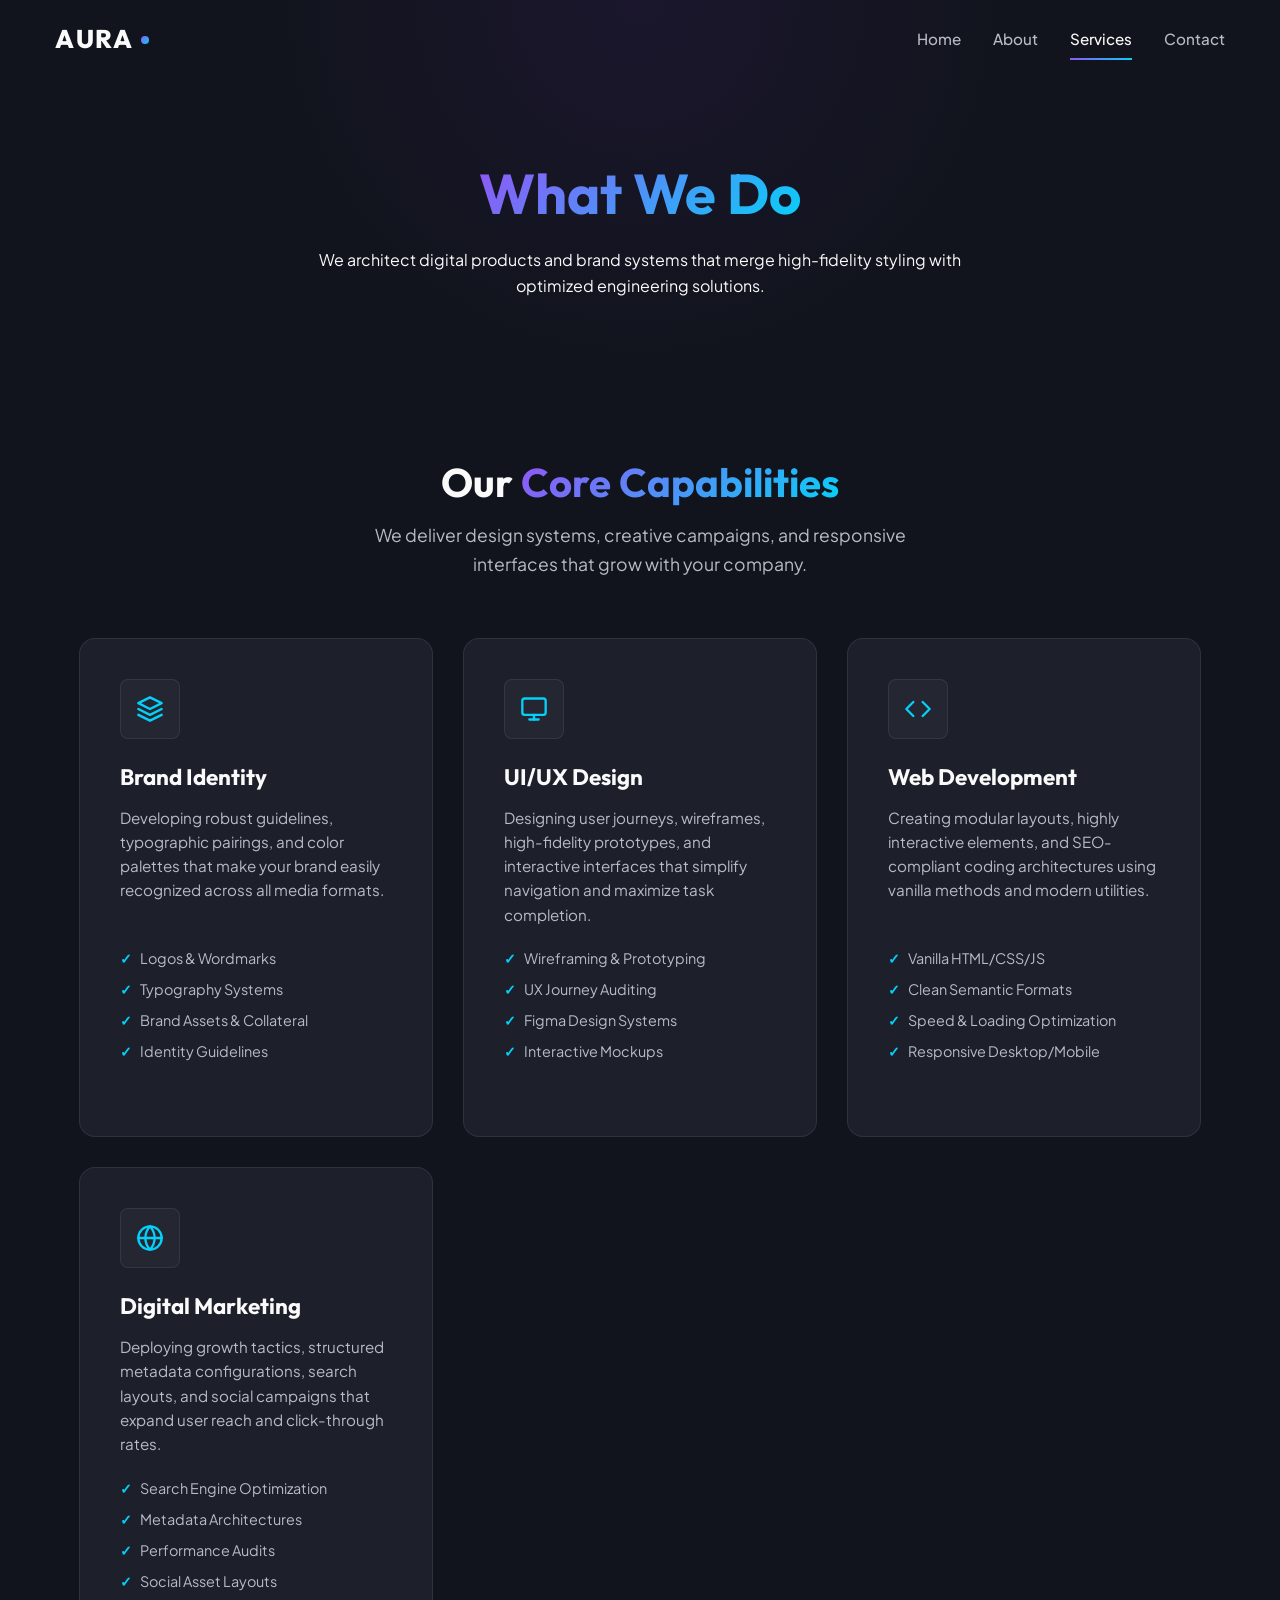
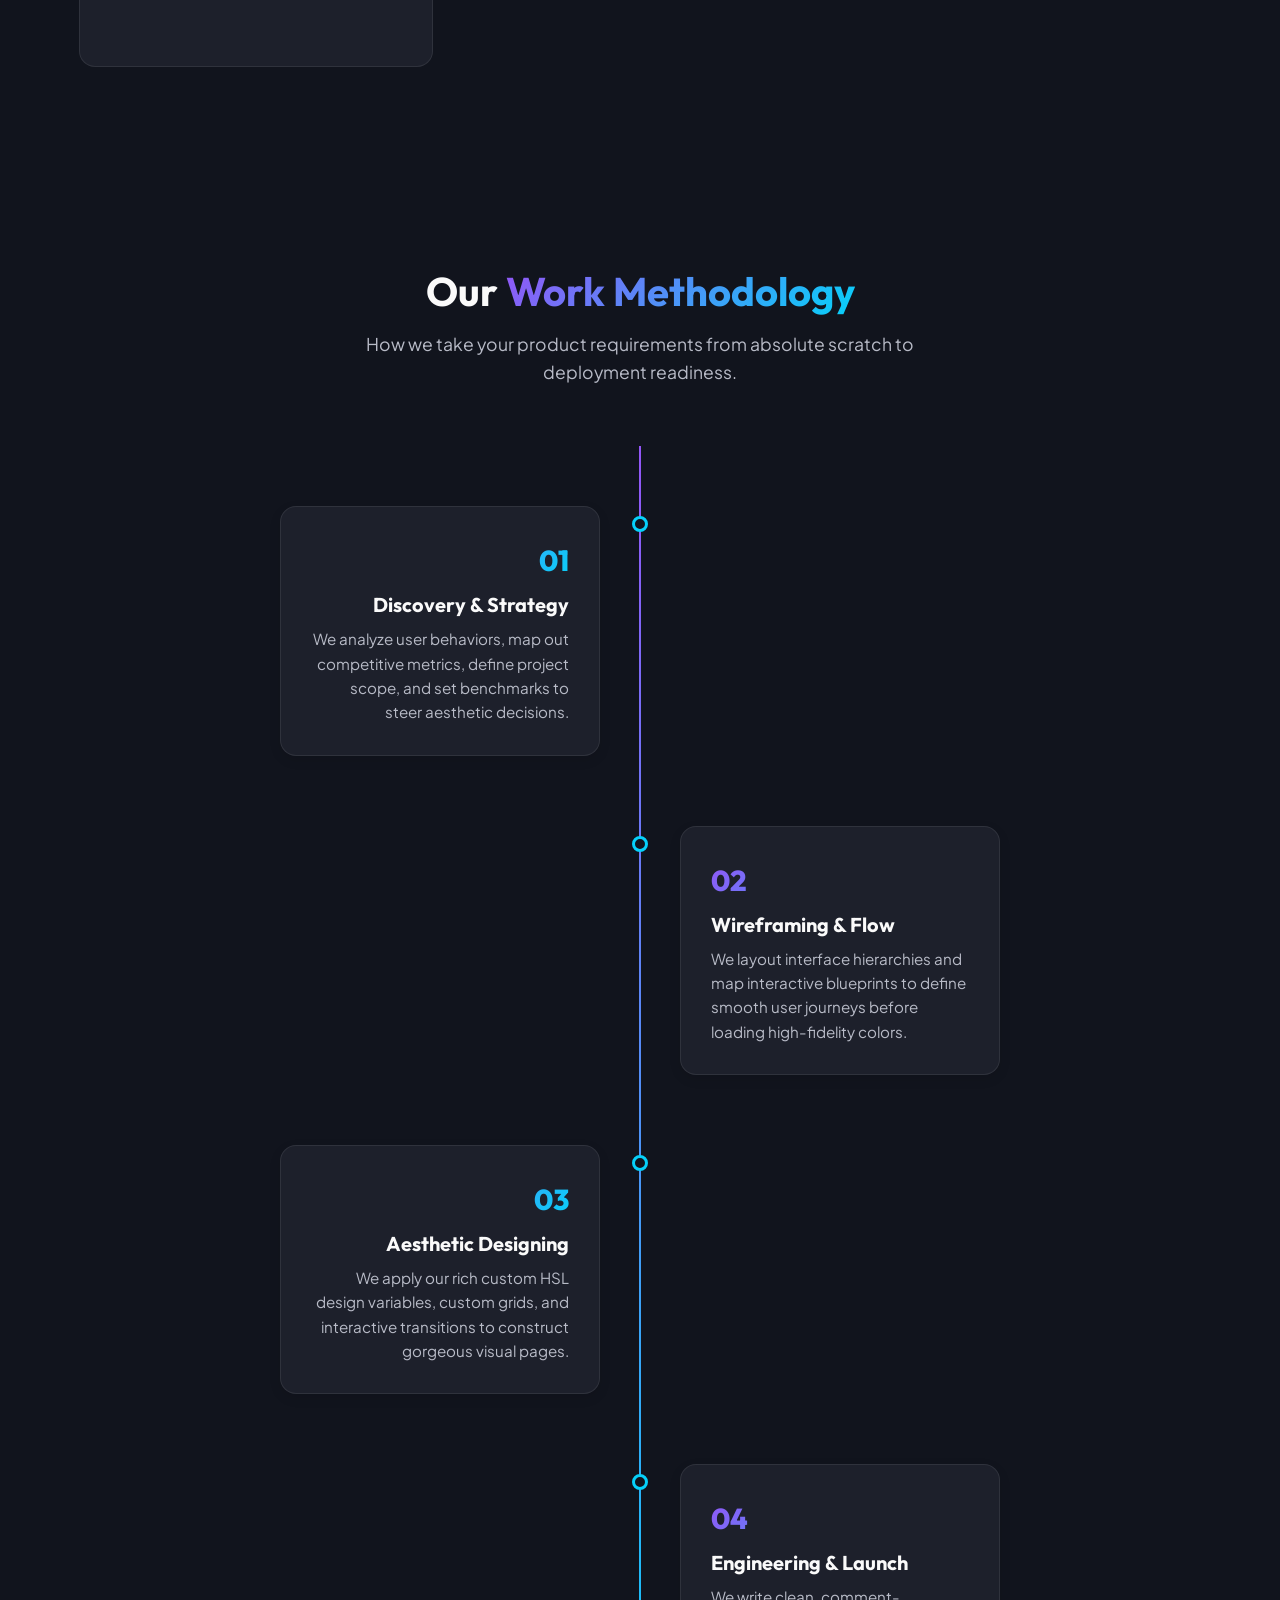
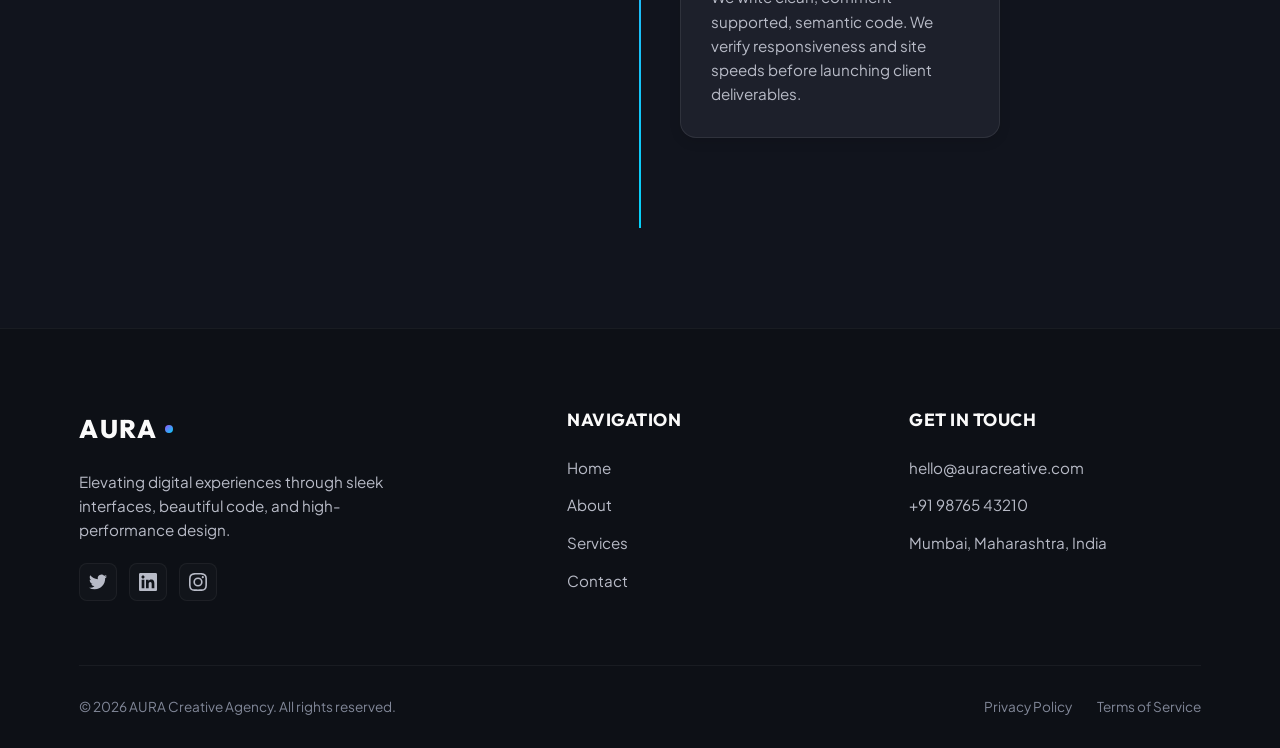
<file: services.html>
<!DOCTYPE html>
<html lang="en">
<head>
  <meta charset="UTF-8">
  <meta name="viewport" content="width=device-width, initial-scale=1.0">
  <meta name="description" content="Explore AURA's creative digital services, including brand identity, UI/UX design, modern web engineering, and product growth strategy.">
  <title>Our Services // AURA Creative Agency</title>
  
  
  <link rel="stylesheet" href="style.css">
</head>
<body>

  
  <header>
    <div class="container">
      <a href="index.html" class="logo">
        AURA<span class="dot"></span>
      </a>
      
      
      <nav class="nav-menu">
        <a href="index.html" class="nav-link">Home</a>
        <a href="about.html" class="nav-link">About</a>
        <a href="services.html" class="nav-link">Services</a>
        <a href="contact.html" class="nav-link">Contact</a>
      </nav>

      
      <div class="nav-toggle" id="navToggle" aria-label="Toggle Navigation">
        <span></span>
        <span></span>
        <span></span>
      </div>
    </div>
  </header>

  <main>
    
    <section class="about-hero" style="background: radial-gradient(circle at top, rgba(138, 43, 226, 0.08), transparent 50%);">
      <div class="container">
        <h1 class="reveal"><span class="text-gradient">What We Do</span></h1>
        <p class="section-header p reveal reveal-delay-1" style="max-width: 700px; margin: 0 auto;">We architect digital products and brand systems that merge high-fidelity styling with optimized engineering solutions.</p>
      </div>
    </section>

    
    <section class="services-section section-padding" style="background: var(--bg-primary);">
      <div class="container">
        <div class="section-header reveal">
          <h2>Our <span class="text-gradient">Core Capabilities</span></h2>
          <p>We deliver design systems, creative campaigns, and responsive interfaces that grow with your company.</p>
        </div>

        <div class="services-grid" style="grid-template-columns: repeat(auto-fit, minmax(280px, 1fr));">
          
          <div class="service-card reveal">
            <div class="service-icon">
              <svg xmlns="http://www.w3.org/2000/svg" viewBox="0 0 24 24" fill="none" stroke="currentColor" stroke-width="2" stroke-linecap="round" stroke-linejoin="round">
                <path d="M12 2L2 7l10 5 10-5-10-5zM2 17l10 5 10-5M2 12l10 5 10-5"/>
              </svg>
            </div>
            <h3>Brand Identity</h3>
            <p>Developing robust guidelines, typographic pairings, and color palettes that make your brand easily recognized across all media formats.</p>
            <ul class="service-bullets">
              <li>Logos & Wordmarks</li>
              <li>Typography Systems</li>
              <li>Brand Assets & Collateral</li>
              <li>Identity Guidelines</li>
            </ul>
          </div>

          
          <div class="service-card reveal reveal-delay-1">
            <div class="service-icon">
              <svg xmlns="http://www.w3.org/2000/svg" viewBox="0 0 24 24" fill="none" stroke="currentColor" stroke-width="2" stroke-linecap="round" stroke-linejoin="round">
                <rect x="2" y="3" width="20" height="14" rx="2" ry="2"/>
                <line x1="8" y1="21" x2="16" y2="21"/>
                <line x1="12" y1="17" x2="12" y2="21"/>
              </svg>
            </div>
            <h3>UI/UX Design</h3>
            <p>Designing user journeys, wireframes, high-fidelity prototypes, and interactive interfaces that simplify navigation and maximize task completion.</p>
            <ul class="service-bullets">
              <li>Wireframing & Prototyping</li>
              <li>UX Journey Auditing</li>
              <li>Figma Design Systems</li>
              <li>Interactive Mockups</li>
            </ul>
          </div>

          
          <div class="service-card reveal reveal-delay-2">
            <div class="service-icon">
              <svg xmlns="http://www.w3.org/2000/svg" viewBox="0 0 24 24" fill="none" stroke="currentColor" stroke-width="2" stroke-linecap="round" stroke-linejoin="round">
                <polyline points="16 18 22 12 16 6"/>
                <polyline points="8 6 2 12 8 18"/>
              </svg>
            </div>
            <h3>Web Development</h3>
            <p>Creating modular layouts, highly interactive elements, and SEO-compliant coding architectures using vanilla methods and modern utilities.</p>
            <ul class="service-bullets">
              <li>Vanilla HTML/CSS/JS</li>
              <li>Clean Semantic Formats</li>
              <li>Speed & Loading Optimization</li>
              <li>Responsive Desktop/Mobile</li>
            </ul>
          </div>

          
          <div class="service-card reveal reveal-delay-3">
            <div class="service-icon">
              <svg xmlns="http://www.w3.org/2000/svg" viewBox="0 0 24 24" fill="none" stroke="currentColor" stroke-width="2" stroke-linecap="round" stroke-linejoin="round">
                <circle cx="12" cy="12" r="10"/>
                <line x1="2" y1="12" x2="22" y2="12"/>
                <path d="M12 2a15.3 15.3 0 014 10 15.3 15.3 0 01-4 10 15.3 15.3 0 01-4-10 15.3 15.3 0 014-10z"/>
              </svg>
            </div>
            <h3>Digital Marketing</h3>
            <p>Deploying growth tactics, structured metadata configurations, search layouts, and social campaigns that expand user reach and click-through rates.</p>
            <ul class="service-bullets">
              <li>Search Engine Optimization</li>
              <li>Metadata Architectures</li>
              <li>Performance Audits</li>
              <li>Social Asset Layouts</li>
            </ul>
          </div>
        </div>
      </div>
    </section>

    
    <section class="process-section section-padding">
      <div class="container">
        <div class="section-header reveal">
          <h2>Our <span class="text-gradient">Work Methodology</span></h2>
          <p>How we take your product requirements from absolute scratch to deployment readiness.</p>
        </div>

        <div class="timeline">
          
          <div class="timeline-item reveal">
            <div class="timeline-dot"></div>
            <div class="timeline-content">
              <div class="timeline-number">01</div>
              <h3>Discovery & Strategy</h3>
              <p>We analyze user behaviors, map out competitive metrics, define project scope, and set benchmarks to steer aesthetic decisions.</p>
            </div>
          </div>

          
          <div class="timeline-item reveal reveal-delay-1">
            <div class="timeline-dot"></div>
            <div class="timeline-content">
              <div class="timeline-number">02</div>
              <h3>Wireframing & Flow</h3>
              <p>We layout interface hierarchies and map interactive blueprints to define smooth user journeys before loading high-fidelity colors.</p>
            </div>
          </div>

          
          <div class="timeline-item reveal reveal-delay-2">
            <div class="timeline-dot"></div>
            <div class="timeline-content">
              <div class="timeline-number">03</div>
              <h3>Aesthetic Designing</h3>
              <p>We apply our rich custom HSL design variables, custom grids, and interactive transitions to construct gorgeous visual pages.</p>
            </div>
          </div>

          
          <div class="timeline-item reveal reveal-delay-3">
            <div class="timeline-dot"></div>
            <div class="timeline-content">
              <div class="timeline-number">04</div>
              <h3>Engineering & Launch</h3>
              <p>We write clean, comment-supported, semantic code. We verify responsiveness and site speeds before launching client deliverables.</p>
            </div>
          </div>
        </div>
      </div>
    </section>
  </main>

  
  <footer>
    <div class="container">
      <div class="footer-grid">
        
        <div class="footer-info">
          <a href="index.html" class="logo">
            AURA<span class="dot"></span>
          </a>
          <p>Elevating digital experiences through sleek interfaces, beautiful code, and high-performance design.</p>
          <div class="footer-socials">
            <a href="#" class="footer-social-icon" aria-label="Twitter">
              <svg viewBox="0 0 24 24"><path d="M23.953 4.57a10 10 0 01-2.825.775 4.958 4.958 0 002.163-2.723c-.951.555-2.005.959-3.127 1.184a4.92 4.92 0 00-8.384 4.482C7.69 8.095 4.067 6.13 1.64 3.162a4.822 4.822 0 00-.666 2.475c0 1.71.87 3.213 2.188 4.096a4.904 4.904 0 01-2.228-.616v.06a4.923 4.923 0 003.946 4.827 4.996 4.996 0 01-2.212.085 4.936 4.936 0 004.604 3.417 9.867 9.867 0 01-6.102 2.105c-.39 0-.779-.023-1.17-.067a13.995 13.995 0 007.557 2.209c9.053 0 13.998-7.496 13.998-13.985 0-.21 0-.42-.015-.63A9.935 9.935 0 0024 4.59z"/></svg>
            </a>
            <a href="#" class="footer-social-icon" aria-label="LinkedIn">
              <svg viewBox="0 0 24 24"><path d="M20.447 20.452h-3.554v-5.569c0-1.328-.027-3.037-1.852-3.037-1.853 0-2.136 1.445-2.136 2.939v5.667H9.351V9h3.414v1.561h.046c.477-.9 1.637-1.85 3.37-1.85 3.601 0 4.267 2.37 4.267 5.455v6.286zM5.337 7.433c-1.144 0-2.063-.926-2.063-2.065 0-1.138.92-2.063 2.063-2.063 1.14 0 2.064.925 2.064 2.063 0 1.139-.925 2.065-2.064 2.065zm1.782 13.019H3.555V9h3.564v11.452zM22.225 0H1.771C.792 0 0 .774 0 1.729v20.542C0 23.227.792 24 1.771 24h20.451C23.2 24 24 23.227 24 22.271V1.729C24 .774 23.2 0 22.222 0h.003z"/></svg>
            </a>
            <a href="#" class="footer-social-icon" aria-label="Instagram">
              <svg viewBox="0 0 24 24"><path d="M12 2.163c3.204 0 3.584.012 4.85.07 3.252.148 4.771 1.691 4.919 4.919.058 1.265.069 1.645.069 4.849 0 3.205-.012 3.584-.069 4.849-.149 3.225-1.664 4.771-4.919 4.919-1.266.058-1.644.07-4.85.07-3.204 0-3.584-.012-4.849-.07-3.26-.149-4.771-1.699-4.919-4.92-.058-1.265-.07-1.644-.07-4.849 0-3.204.013-3.583.07-4.849.149-3.227 1.664-4.771 4.919-4.919 1.266-.057 1.645-.069 4.849-.069zM12 0C8.741 0 8.333.014 7.053.072 2.695.272.273 2.69.073 7.051.014 8.333 0 8.741 0 12c0 3.259.014 3.668.072 4.948.2 4.358 2.618 6.78 6.98 6.98 1.281.058 1.689.072 4.948.072 3.259 0 3.668-.014 4.948-.072 4.354-.2 6.782-2.618 6.979-6.98.059-1.28.073-1.689.073-4.948 0-3.259-.014-3.667-.072-4.947-.196-4.354-2.617-6.78-6.979-6.98C15.668.014 15.259 0 12 0zm0 5.838a6.162 6.162 0 100 12.324 6.162 6.162 0 000-12.324zM12 16a4 4 0 110-8 4 4 0 010 8zm6.406-11.845a1.44 1.44 0 100 2.881 1.44 1.44 0 000-2.881z"/></svg>
            </a>
          </div>
        </div>
        
        
        <div class="footer-links-col">
          <h4>Navigation</h4>
          <ul class="footer-links-list">
            <li><a href="index.html">Home</a></li>
            <li><a href="about.html">About</a></li>
            <li><a href="services.html">Services</a></li>
            <li><a href="contact.html">Contact</a></li>
          </ul>
        </div>
        
        
        <div class="footer-links-col">
          <h4>Get in Touch</h4>
          <ul class="footer-links-list">
            <li><a href="mailto:hello@auracreative.com">hello@auracreative.com</a></li>
            <li><a href="tel:+919876543210">+91 98765 43210</a></li>
            <li><span style="color: var(--text-secondary); font-size: 0.95rem;">Mumbai, Maharashtra, India</span></li>
          </ul>
        </div>
      </div>
      
      
      <div class="footer-bottom">
        <p>&copy; 2026 AURA Creative Agency. All rights reserved.</p>
        <div class="footer-bottom-links">
          <a href="#">Privacy Policy</a>
          <a href="#">Terms of Service</a>
        </div>
      </div>
    </div>
  </footer>

  
  <script src="script.js"></script>
</body>
</html>
</file>
<file: style.css>
@import url('https://fonts.googleapis.com/css2?family=Outfit:wght@300;400;500;600;700;800&family=Plus+Jakarta+Sans:wght@300;400;500;600;700&display=swap');


:root {
  
  --font-heading: 'Outfit', sans-serif;
  --font-body: 'Plus Jakarta Sans', sans-serif;

  
  --bg-primary: hsl(225, 25%, 9%);       
  --bg-secondary: hsl(225, 20%, 14%);    
  --bg-tertiary: hsl(225, 18%, 20%);     
  
  --text-primary: hsl(0, 0%, 98%);       
  --text-secondary: hsl(225, 12%, 75%);  
  --text-muted: hsl(225, 10%, 55%);      

  --color-accent-violet: hsl(263, 90%, 65%);
  --color-accent-cyan: hsl(190, 95%, 50%);
  
  
  --grad-accent: linear-gradient(135deg, var(--color-accent-violet), var(--color-accent-cyan));
  --grad-dark: linear-gradient(180deg, hsl(225, 25%, 12%) 0%, var(--bg-primary) 100%);
  --grad-card: linear-gradient(145deg, hsl(225, 20%, 16%), hsl(225, 25%, 11%));

  
  --border-radius-sm: 8px;
  --border-radius-md: 16px;
  --border-radius-lg: 24px;
  --border-radius-round: 50%;
  
  --border-glow: 1px solid rgba(255, 255, 255, 0.08);
  --border-glow-active: 1px solid rgba(190, 95%, 50%, 0.3);
  
  --shadow-sm: 0 4px 12px rgba(0, 0, 0, 0.1);
  --shadow-md: 0 10px 30px rgba(0, 0, 0, 0.25);
  --shadow-lg: 0 20px 50px rgba(0, 0, 0, 0.4);
  --shadow-glow: 0 0 25px rgba(138, 43, 226, 0.25);

  
  --transition-fast: 0.2s ease;
  --transition-medium: 0.4s cubic-bezier(0.16, 1, 0.3, 1);
  --transition-slow: 0.8s cubic-bezier(0.16, 1, 0.3, 1);
  
  
  --max-width: 1200px;
  --header-height: 80px;
}


*, *::before, *::after {
  box-sizing: border-box;
  margin: 0;
  padding: 0;
}

html {
  scroll-behavior: smooth;
  font-size: 16px;
}

body {
  background-color: var(--bg-primary);
  color: var(--text-primary);
  font-family: var(--font-body);
  line-height: 1.6;
  overflow-x: hidden;
}

h1, h2, h3, h4, h5, h6 {
  font-family: var(--font-heading);
  font-weight: 700;
  line-height: 1.2;
}

a {
  color: inherit;
  text-decoration: none;
  transition: color var(--transition-fast);
}

img, svg {
  display: block;
  max-width: 100%;
  height: auto;
}

ul {
  list-style: none;
}

button, input, textarea, select {
  font-family: inherit;
  font-size: inherit;
  color: inherit;
  background: none;
  border: none;
  outline: none;
}


.container {
  width: 90%;
  max-width: var(--max-width);
  margin: 0 auto;
  padding: 0 15px;
}

.section-padding {
  padding: 100px 0;
}

.text-gradient {
  background: var(--grad-accent);
  -webkit-background-clip: text;
  -webkit-text-fill-color: transparent;
  background-clip: text;
}

.btn {
  display: inline-flex;
  align-items: center;
  justify-content: center;
  gap: 8px;
  padding: 14px 28px;
  font-weight: 600;
  font-size: 0.95rem;
  border-radius: var(--border-radius-sm);
  cursor: pointer;
  transition: transform var(--transition-fast), box-shadow var(--transition-fast);
  position: relative;
  overflow: hidden;
}

.btn-primary {
  background: var(--grad-accent);
  color: hsl(0, 0%, 100%);
  box-shadow: 0 4px 15px rgba(138, 43, 226, 0.35);
}

.btn-primary::before {
  content: '';
  position: absolute;
  top: 0;
  left: 0;
  width: 100%;
  height: 100%;
  background: linear-gradient(135deg, var(--color-accent-cyan), var(--color-accent-violet));
  opacity: 0;
  transition: opacity var(--transition-fast);
  z-index: 1;
}

.btn-primary > * {
  position: relative;
  z-index: 2;
}

.btn-primary:hover {
  transform: translateY(-2px);
  box-shadow: var(--shadow-glow), 0 8px 25px rgba(138, 43, 226, 0.5);
}

.btn-primary:hover::before {
  opacity: 1;
}

.btn-secondary {
  background: transparent;
  color: var(--text-primary);
  border: 1px solid rgba(255, 255, 255, 0.2);
}

.btn-secondary:hover {
  border-color: var(--color-accent-cyan);
  background: rgba(255, 255, 255, 0.03);
  transform: translateY(-2px);
  box-shadow: 0 4px 15px rgba(0, 242, 254, 0.15);
}

.section-header {
  text-align: center;
  margin-bottom: 60px;
}

.section-header h2 {
  font-size: 2.5rem;
  margin-bottom: 15px;
}

.section-header p {
  color: var(--text-secondary);
  max-width: 600px;
  margin: 0 auto;
  font-size: 1.1rem;
}


header {
  position: fixed;
  top: 0;
  left: 0;
  width: 100%;
  height: var(--header-height);
  display: flex;
  align-items: center;
  z-index: 100;
  transition: background var(--transition-medium), height var(--transition-medium), box-shadow var(--transition-medium);
  border-bottom: 1px solid transparent;
}

header.scrolled {
  background: rgba(9, 13, 24, 0.85);
  backdrop-filter: blur(12px);
  -webkit-backdrop-filter: blur(12px);
  height: 70px;
  box-shadow: var(--shadow-sm);
  border-bottom: 1px solid rgba(255, 255, 255, 0.06);
}

header .container {
  display: flex;
  justify-content: space-between;
  align-items: center;
  width: 100%;
}

.logo {
  font-family: var(--font-heading);
  font-weight: 800;
  font-size: 1.6rem;
  letter-spacing: 1.5px;
  display: flex;
  align-items: center;
  gap: 8px;
}

.logo span.dot {
  display: inline-block;
  width: 8px;
  height: 8px;
  border-radius: 50%;
  background: var(--grad-accent);
}

.nav-menu {
  display: flex;
  align-items: center;
  gap: 32px;
}

.nav-link {
  font-weight: 500;
  font-size: 0.95rem;
  color: var(--text-secondary);
  position: relative;
  padding: 8px 0;
  transition: color var(--transition-fast);
}

.nav-link::after {
  content: '';
  position: absolute;
  bottom: 0;
  left: 0;
  width: 0;
  height: 2px;
  background: var(--grad-accent);
  transition: width var(--transition-medium);
}

.nav-link:hover,
.nav-link.active {
  color: var(--text-primary);
}

.nav-link:hover::after,
.nav-link.active::after {
  width: 100%;
}


.nav-toggle {
  display: none;
  flex-direction: column;
  justify-content: space-between;
  width: 24px;
  height: 18px;
  cursor: pointer;
  z-index: 101;
}

.nav-toggle span {
  display: block;
  width: 100%;
  height: 2px;
  background-color: var(--text-primary);
  border-radius: 2px;
  transition: transform var(--transition-medium), opacity var(--transition-medium);
}


.nav-toggle.active span:nth-child(1) {
  transform: translateY(8px) rotate(45deg);
}

.nav-toggle.active span:nth-child(2) {
  opacity: 0;
}

.nav-toggle.active span:nth-child(3) {
  transform: translateY(-8px) rotate(-45deg);
}


.hero {
  position: relative;
  padding-top: calc(var(--header-height) + 60px);
  padding-bottom: 100px;
  min-height: 95vh;
  display: flex;
  align-items: center;
  background: radial-gradient(circle at 80% 20%, rgba(138, 43, 226, 0.12), transparent 45%),
              radial-gradient(circle at 10% 80%, rgba(0, 242, 254, 0.08), transparent 45%);
}

.hero-grid {
  display: grid;
  grid-template-columns: 1.2fr 0.8fr;
  gap: 50px;
  align-items: center;
}

.hero-content h1 {
  font-size: 3.8rem;
  line-height: 1.1;
  margin-bottom: 25px;
  font-weight: 800;
  letter-spacing: -1px;
}

.hero-content p {
  font-size: 1.25rem;
  color: var(--text-secondary);
  margin-bottom: 40px;
  max-width: 580px;
  line-height: 1.7;
}

.hero-actions {
  display: flex;
  gap: 20px;
  flex-wrap: wrap;
}

.hero-visual {
  position: relative;
  display: flex;
  justify-content: center;
  align-items: center;
}

.glow-orb {
  position: absolute;
  width: 300px;
  height: 300px;
  border-radius: 50%;
  background: var(--grad-accent);
  filter: blur(80px);
  opacity: 0.25;
  z-index: 1;
  animation: pulse 8s infinite alternate ease-in-out;
}

.hero-visual-wrapper {
  position: relative;
  z-index: 2;
  border-radius: var(--border-radius-lg);
  padding: 10px;
  background: linear-gradient(135deg, rgba(255, 255, 255, 0.05), rgba(255, 255, 255, 0.01));
  border: var(--border-glow);
  box-shadow: var(--shadow-lg);
}

.hero-visual-wrapper img {
  border-radius: var(--border-radius-md);
  display: block;
}


@keyframes pulse {
  0% { transform: scale(1) translate(0px, 0px); opacity: 0.2; }
  100% { transform: scale(1.2) translate(10px, -15px); opacity: 0.35; }
}


.stats-bar {
  background: var(--bg-secondary);
  border-top: 1px solid rgba(255, 255, 255, 0.05);
  border-bottom: 1px solid rgba(255, 255, 255, 0.05);
  padding: 50px 0;
}

.stats-grid {
  display: grid;
  grid-template-columns: repeat(4, 1fr);
  gap: 30px;
  text-align: center;
}

.stat-item h3 {
  font-size: 2.8rem;
  font-weight: 800;
  margin-bottom: 5px;
}

.stat-item p {
  font-size: 0.95rem;
  color: var(--text-secondary);
  text-transform: uppercase;
  letter-spacing: 1px;
}


.services-section {
  background: var(--grad-dark);
}

.services-grid {
  display: grid;
  grid-template-columns: repeat(3, 1fr);
  gap: 30px;
}

.service-card {
  background: var(--bg-secondary);
  border-radius: var(--border-radius-md);
  padding: 40px;
  border: var(--border-glow);
  transition: transform var(--transition-medium), border-color var(--transition-medium), box-shadow var(--transition-medium);
  display: flex;
  flex-direction: column;
  height: 100%;
}

.service-card:hover {
  transform: translateY(-8px);
  border-color: rgba(0, 242, 254, 0.25);
  box-shadow: var(--shadow-md), 0 10px 30px rgba(0, 242, 254, 0.08);
}

.service-icon {
  width: 60px;
  height: 60px;
  border-radius: var(--border-radius-sm);
  background: rgba(255, 255, 255, 0.03);
  border: 1px solid rgba(255, 255, 255, 0.08);
  display: flex;
  align-items: center;
  justify-content: center;
  margin-bottom: 25px;
  color: var(--color-accent-cyan);
  transition: background var(--transition-fast), border-color var(--transition-fast), color var(--transition-fast);
}

.service-icon svg {
  width: 28px;
  height: 28px;
}

.service-card:hover .service-icon {
  background: var(--grad-accent);
  color: #fff;
  border-color: transparent;
}

.service-card h3 {
  font-size: 1.4rem;
  margin-bottom: 15px;
}

.service-card p {
  color: var(--text-secondary);
  font-size: 0.95rem;
  line-height: 1.6;
  margin-bottom: 20px;
  flex-grow: 1;
}

.service-bullets {
  margin-bottom: 25px;
}

.service-bullets li {
  font-size: 0.9rem;
  color: var(--text-secondary);
  margin-bottom: 8px;
  display: flex;
  align-items: center;
  gap: 8px;
}

.service-bullets li::before {
  content: '✓';
  color: var(--color-accent-cyan);
  font-weight: bold;
}

.service-link {
  font-size: 0.95rem;
  font-weight: 600;
  display: inline-flex;
  align-items: center;
  gap: 6px;
  color: var(--color-accent-cyan);
}

.service-link span {
  transition: transform var(--transition-fast);
}

.service-card:hover .service-link span {
  transform: translateX(4px);
}


.cta-section {
  position: relative;
  background: var(--bg-secondary);
  padding: 80px 0;
  overflow: hidden;
  text-align: center;
}

.cta-section::before {
  content: '';
  position: absolute;
  top: 50%;
  left: 50%;
  width: 400px;
  height: 400px;
  border-radius: 50%;
  background: var(--grad-accent);
  filter: blur(120px);
  opacity: 0.15;
  transform: translate(-50%, -50%);
  z-index: 1;
}

.cta-content {
  position: relative;
  z-index: 2;
  max-width: 700px;
  margin: 0 auto;
}

.cta-content h2 {
  font-size: 2.8rem;
  margin-bottom: 20px;
}

.cta-content p {
  color: var(--text-secondary);
  margin-bottom: 35px;
  font-size: 1.15rem;
}


.about-hero {
  padding-top: calc(var(--header-height) + 80px);
  padding-bottom: 60px;
  text-align: center;
  background: radial-gradient(circle at top, rgba(138, 43, 226, 0.1), transparent 50%);
}

.about-hero h1 {
  font-size: 3.5rem;
  margin-bottom: 20px;
}

.about-intro-grid {
  display: grid;
  grid-template-columns: 1fr 1fr;
  gap: 50px;
  align-items: center;
}

.about-intro-text h2 {
  font-size: 2.2rem;
  margin-bottom: 20px;
}

.about-intro-text p {
  color: var(--text-secondary);
  margin-bottom: 20px;
  font-size: 1.05rem;
}

.about-values {
  margin-top: 30px;
  display: grid;
  grid-template-columns: 1fr 1fr;
  gap: 20px;
}

.value-item {
  background: var(--bg-secondary);
  border: var(--border-glow);
  padding: 20px;
  border-radius: var(--border-radius-sm);
}

.value-item h4 {
  font-size: 1.1rem;
  margin-bottom: 8px;
  color: var(--color-accent-cyan);
}

.value-item p {
  font-size: 0.9rem;
  margin-bottom: 0;
}


.team-section {
  background: var(--grad-dark);
}

.team-grid {
  display: grid;
  grid-template-columns: repeat(4, 1fr);
  gap: 30px;
}

.team-card {
  background: var(--bg-secondary);
  border-radius: var(--border-radius-md);
  border: var(--border-glow);
  overflow: hidden;
  text-align: center;
  transition: transform var(--transition-medium), border-color var(--transition-medium);
}

.team-card:hover {
  transform: translateY(-6px);
  border-color: rgba(138, 43, 226, 0.25);
}

.team-img-wrapper {
  position: relative;
  overflow: hidden;
  aspect-ratio: 1;
}

.team-img-wrapper img {
  width: 100%;
  height: 100%;
  object-fit: cover;
  transition: transform var(--transition-medium);
}

.team-card:hover .team-img-wrapper img {
  transform: scale(1.05);
}

.team-socials {
  position: absolute;
  bottom: 0;
  left: 0;
  width: 100%;
  background: linear-gradient(0deg, rgba(9, 13, 24, 0.9) 0%, transparent 100%);
  display: flex;
  justify-content: center;
  gap: 15px;
  padding: 20px 0;
  transform: translateY(100%);
  transition: transform var(--transition-medium);
}

.team-card:hover .team-socials {
  transform: translateY(0);
}

.team-social-icon {
  width: 36px;
  height: 36px;
  background: rgba(255, 255, 255, 0.1);
  border: 1px solid rgba(255, 255, 255, 0.1);
  border-radius: 50%;
  display: flex;
  align-items: center;
  justify-content: center;
  color: var(--text-primary);
  transition: background var(--transition-fast), transform var(--transition-fast);
}

.team-social-icon svg {
  width: 16px;
  height: 16px;
  fill: currentColor;
}

.team-social-icon:hover {
  background: var(--grad-accent);
  transform: translateY(-3px);
}

.team-info {
  padding: 25px;
}

.team-info h3 {
  font-size: 1.25rem;
  margin-bottom: 5px;
}

.team-info p {
  color: var(--color-accent-cyan);
  font-size: 0.9rem;
  font-weight: 500;
}


.process-section {
  background: var(--bg-primary);
}

.timeline {
  position: relative;
  max-width: 800px;
  margin: 0 auto;
  padding: 40px 0;
}

.timeline::before {
  content: '';
  position: absolute;
  left: 50%;
  top: 0;
  bottom: 0;
  width: 2px;
  background: linear-gradient(180deg, var(--color-accent-violet), var(--color-accent-cyan));
  transform: translateX(-50%);
}

.timeline-item {
  position: relative;
  width: 50%;
  padding: 20px 40px;
  margin-bottom: 30px;
}

.timeline-item:nth-child(odd) {
  left: 0;
  text-align: right;
}

.timeline-item:nth-child(even) {
  left: 50%;
  text-align: left;
}

.timeline-dot {
  position: absolute;
  top: 30px;
  width: 16px;
  height: 16px;
  border-radius: 50%;
  background: var(--bg-primary);
  border: 3px solid var(--color-accent-cyan);
  z-index: 10;
  transition: transform var(--transition-fast), background var(--transition-fast);
}

.timeline-item:nth-child(odd) .timeline-dot {
  right: -8px;
}

.timeline-item:nth-child(even) .timeline-dot {
  left: -8px;
}

.timeline-item:hover .timeline-dot {
  transform: scale(1.3);
  background: var(--color-accent-violet);
  border-color: #fff;
}

.timeline-content {
  background: var(--bg-secondary);
  padding: 30px;
  border-radius: var(--border-radius-md);
  border: var(--border-glow);
  box-shadow: var(--shadow-sm);
  transition: border-color var(--transition-fast), transform var(--transition-fast);
}

.timeline-content:hover {
  border-color: rgba(255, 255, 255, 0.15);
  transform: translateY(-3px);
}

.timeline-number {
  font-family: var(--font-heading);
  font-size: 1.8rem;
  font-weight: 800;
  margin-bottom: 10px;
  background: var(--grad-accent);
  -webkit-background-clip: text;
  -webkit-text-fill-color: transparent;
  background-clip: text;
}

.timeline-content h3 {
  font-size: 1.25rem;
  margin-bottom: 10px;
}

.timeline-content p {
  color: var(--text-secondary);
  font-size: 0.95rem;
}


.contact-hero {
  padding-top: calc(var(--header-height) + 80px);
  padding-bottom: 60px;
  text-align: center;
  background: radial-gradient(circle at top, rgba(0, 242, 254, 0.08), transparent 50%);
}

.contact-hero h1 {
  font-size: 3.5rem;
  margin-bottom: 20px;
}

.contact-grid {
  display: grid;
  grid-template-columns: 0.8fr 1.2fr;
  gap: 50px;
  align-items: start;
}

.contact-info-cards {
  display: flex;
  flex-direction: column;
  gap: 20px;
}

.info-card {
  background: var(--bg-secondary);
  border: var(--border-glow);
  border-radius: var(--border-radius-md);
  padding: 30px;
  display: flex;
  gap: 20px;
  align-items: flex-start;
  transition: transform var(--transition-fast);
}

.info-card:hover {
  transform: translateX(5px);
  border-color: rgba(0, 242, 254, 0.15);
}

.info-icon {
  width: 50px;
  height: 50px;
  border-radius: var(--border-radius-sm);
  background: rgba(255, 255, 255, 0.02);
  border: 1px solid rgba(255, 255, 255, 0.05);
  display: flex;
  align-items: center;
  justify-content: center;
  color: var(--color-accent-cyan);
  flex-shrink: 0;
}

.info-icon svg {
  width: 22px;
  height: 22px;
}

.info-details h3 {
  font-size: 1.15rem;
  margin-bottom: 8px;
}

.info-details p {
  color: var(--text-secondary);
  font-size: 0.95rem;
  line-height: 1.5;
}


.contact-form-wrapper {
  background: var(--bg-secondary);
  border: var(--border-glow);
  border-radius: var(--border-radius-lg);
  padding: 40px;
  box-shadow: var(--shadow-md);
}

.form-group {
  margin-bottom: 25px;
}

.form-row {
  display: grid;
  grid-template-columns: 1fr 1fr;
  gap: 20px;
}

.form-group label {
  display: block;
  font-size: 0.85rem;
  font-weight: 600;
  text-transform: uppercase;
  letter-spacing: 0.5px;
  margin-bottom: 8px;
  color: var(--text-secondary);
}

.form-control {
  width: 100%;
  background: var(--bg-tertiary);
  border: 1px solid rgba(255, 255, 255, 0.08);
  border-radius: var(--border-radius-sm);
  padding: 14px 18px;
  color: var(--text-primary);
  font-size: 0.95rem;
  transition: border-color var(--transition-fast), box-shadow var(--transition-fast);
}

.form-control:focus {
  border-color: var(--color-accent-cyan);
  box-shadow: 0 0 10px rgba(0, 242, 254, 0.15);
}

textarea.form-control {
  resize: vertical;
  min-height: 140px;
}


select.form-control {
  appearance: none;
  background-image: url("data:image/svg+xml;charset=UTF-8,%3Csvg xmlns='http://www.w3.org/2000/svg' viewBox='0 0 24 24' fill='none' stroke='hsl(225, 12%, 75%)' stroke-width='2' stroke-linecap='round' stroke-linejoin='round'%3E%3Cpolyline points='6 9 12 15 18 9'%3E%3C/polyline%3E%3C/svg%3E");
  background-repeat: no-repeat;
  background-position: right 18px center;
  background-size: 16px;
  padding-right: 45px;
}


.success-modal-overlay {
  position: fixed;
  top: 0;
  left: 0;
  width: 100%;
  height: 100%;
  background: rgba(9, 13, 24, 0.8);
  backdrop-filter: blur(8px);
  z-index: 1000;
  display: flex;
  align-items: center;
  justify-content: center;
  opacity: 0;
  pointer-events: none;
  transition: opacity var(--transition-medium);
}

.success-modal-overlay.active {
  opacity: 1;
  pointer-events: auto;
}

.success-modal {
  background: var(--bg-secondary);
  border: var(--border-glow);
  border-radius: var(--border-radius-lg);
  padding: 40px;
  max-width: 450px;
  width: 90%;
  text-align: center;
  box-shadow: var(--shadow-lg);
  transform: scale(0.9);
  transition: transform var(--transition-medium);
}

.success-modal-overlay.active .success-modal {
  transform: scale(1);
}

.success-icon-box {
  width: 70px;
  height: 70px;
  border-radius: 50%;
  background: rgba(0, 242, 254, 0.1);
  border: 2px solid var(--color-accent-cyan);
  display: flex;
  align-items: center;
  justify-content: center;
  color: var(--color-accent-cyan);
  margin: 0 auto 25px auto;
}

.success-icon-box svg {
  width: 35px;
  height: 35px;
}

.success-modal h3 {
  font-size: 1.6rem;
  margin-bottom: 15px;
}

.success-modal p {
  color: var(--text-secondary);
  margin-bottom: 30px;
}


footer {
  background: hsl(225, 25%, 7%);
  border-top: 1px solid rgba(255, 255, 255, 0.05);
  padding: 80px 0 30px 0;
}

.footer-grid {
  display: grid;
  grid-template-columns: 1.5fr 1fr 1fr;
  gap: 50px;
  margin-bottom: 60px;
}

.footer-info p {
  color: var(--text-secondary);
  margin: 20px 0;
  max-width: 320px;
  font-size: 0.95rem;
}

.footer-socials {
  display: flex;
  gap: 12px;
}

.footer-social-icon {
  width: 38px;
  height: 38px;
  border-radius: var(--border-radius-sm);
  background: rgba(255, 255, 255, 0.02);
  border: 1px solid rgba(255, 255, 255, 0.05);
  display: flex;
  align-items: center;
  justify-content: center;
  color: var(--text-secondary);
  transition: all var(--transition-fast);
}

.footer-social-icon svg {
  width: 18px;
  height: 18px;
  fill: currentColor;
}

.footer-social-icon:hover {
  background: var(--grad-accent);
  color: #fff;
  border-color: transparent;
  transform: translateY(-2px);
}

.footer-links-col h4 {
  font-size: 1.1rem;
  margin-bottom: 25px;
  text-transform: uppercase;
  letter-spacing: 0.5px;
}

.footer-links-list li {
  margin-bottom: 12px;
}

.footer-links-list a {
  color: var(--text-secondary);
  font-size: 0.95rem;
}

.footer-links-list a:hover {
  color: var(--color-accent-cyan);
  padding-left: 4px;
}

.footer-links-list a {
  transition: all var(--transition-fast);
}

.footer-bottom {
  border-top: 1px solid rgba(255, 255, 255, 0.05);
  padding-top: 30px;
  display: flex;
  justify-content: space-between;
  align-items: center;
  flex-wrap: wrap;
  gap: 20px;
}

.footer-bottom p {
  color: var(--text-muted);
  font-size: 0.85rem;
}

.footer-bottom-links {
  display: flex;
  gap: 25px;
}

.footer-bottom-links a {
  color: var(--text-muted);
  font-size: 0.85rem;
}

.footer-bottom-links a:hover {
  color: var(--text-primary);
}


.reveal {
  opacity: 0;
  transform: translateY(30px);
  transition: opacity 0.8s cubic-bezier(0.16, 1, 0.3, 1), transform 0.8s cubic-bezier(0.16, 1, 0.3, 1);
}

.reveal.reveal-active {
  opacity: 1;
  transform: translateY(0);
}


.reveal-delay-1 { transition-delay: 0.1s; }
.reveal-delay-2 { transition-delay: 0.2s; }
.reveal-delay-3 { transition-delay: 0.3s; }
.reveal-delay-4 { transition-delay: 0.4s; }




@media (max-width: 1024px) {
  h1 { font-size: 3rem !important; }
  
  .hero-grid {
    grid-template-columns: 1fr;
    gap: 40px;
    text-align: center;
  }
  
  .hero-content p {
    margin-left: auto;
    margin-right: auto;
  }
  
  .hero-actions {
    justify-content: center;
  }
  
  .hero-visual {
    margin-top: 30px;
  }
  
  .services-grid {
    grid-template-columns: repeat(2, 1fr);
  }
  
  .team-grid {
    grid-template-columns: repeat(2, 1fr);
  }
  
  .about-intro-grid {
    grid-template-columns: 1fr;
    gap: 40px;
  }
  
  .contact-grid {
    grid-template-columns: 1fr;
    gap: 40px;
  }
}


@media (max-width: 768px) {
  :root {
    --header-height: 70px;
  }

  .section-padding {
    padding: 70px 0;
  }

  .section-header {
    margin-bottom: 40px;
  }
  
  .section-header h2 {
    font-size: 2rem;
  }

  
  .nav-toggle {
    display: flex;
  }

  .nav-menu {
    position: fixed;
    top: 0;
    right: -100%;
    width: 300px;
    height: 100vh;
    background: rgba(9, 13, 24, 0.96);
    backdrop-filter: blur(15px);
    -webkit-backdrop-filter: blur(15px);
    flex-direction: column;
    justify-content: center;
    gap: 40px;
    padding: 80px 40px;
    box-shadow: var(--shadow-lg);
    border-left: 1px solid rgba(255, 255, 255, 0.05);
    transition: right var(--transition-medium);
    z-index: 100;
  }

  .nav-menu.active {
    right: 0;
  }

  .nav-link {
    font-size: 1.25rem;
    width: 100%;
    text-align: center;
  }

  
  .stats-grid {
    grid-template-columns: repeat(2, 1fr);
    gap: 20px;
  }

  .services-grid {
    grid-template-columns: 1fr;
  }

  .team-grid {
    grid-template-columns: 1fr;
    max-width: 360px;
    margin: 0 auto;
  }

  .timeline::before {
    left: 40px;
  }

  .timeline-item {
    width: 100%;
    padding: 20px 20px 20px 65px;
    text-align: left !important;
  }

  .timeline-item:nth-child(even) {
    left: 0;
  }

  .timeline-dot {
    left: 32px !important;
    right: auto !important;
  }

  .form-row {
    grid-template-columns: 1fr;
    gap: 0;
  }

  .contact-form-wrapper {
    padding: 25px;
  }

  .footer-grid {
    grid-template-columns: 1fr;
    gap: 40px;
  }

  .footer-bottom {
    flex-direction: column;
    text-align: center;
    gap: 15px;
  }
}

@media (max-width: 480px) {
  .hero-content h1 {
    font-size: 2.3rem !important;
  }

  .stats-grid {
    grid-template-columns: 1fr;
  }

  .stat-item h3 {
    font-size: 2.2rem;
  }

  .cta-content h2 {
    font-size: 2rem;
  }
}
</file>
